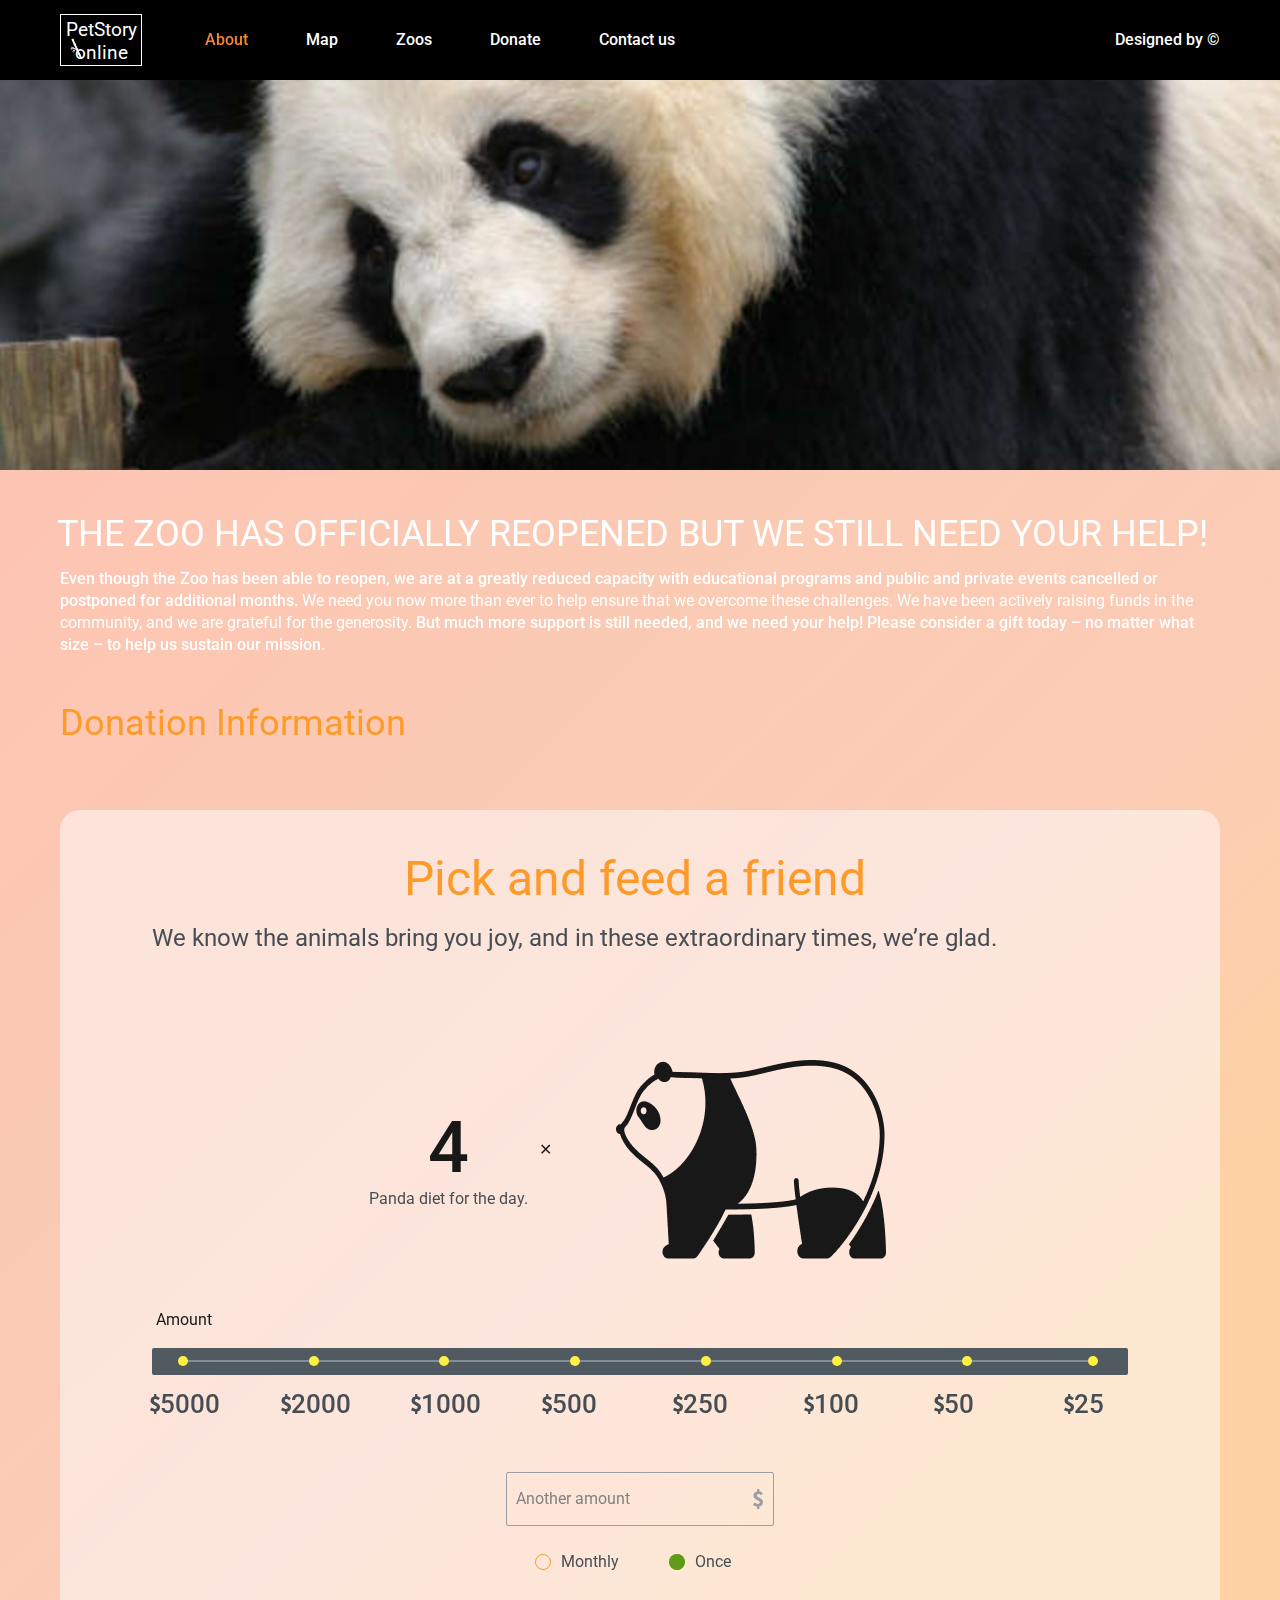
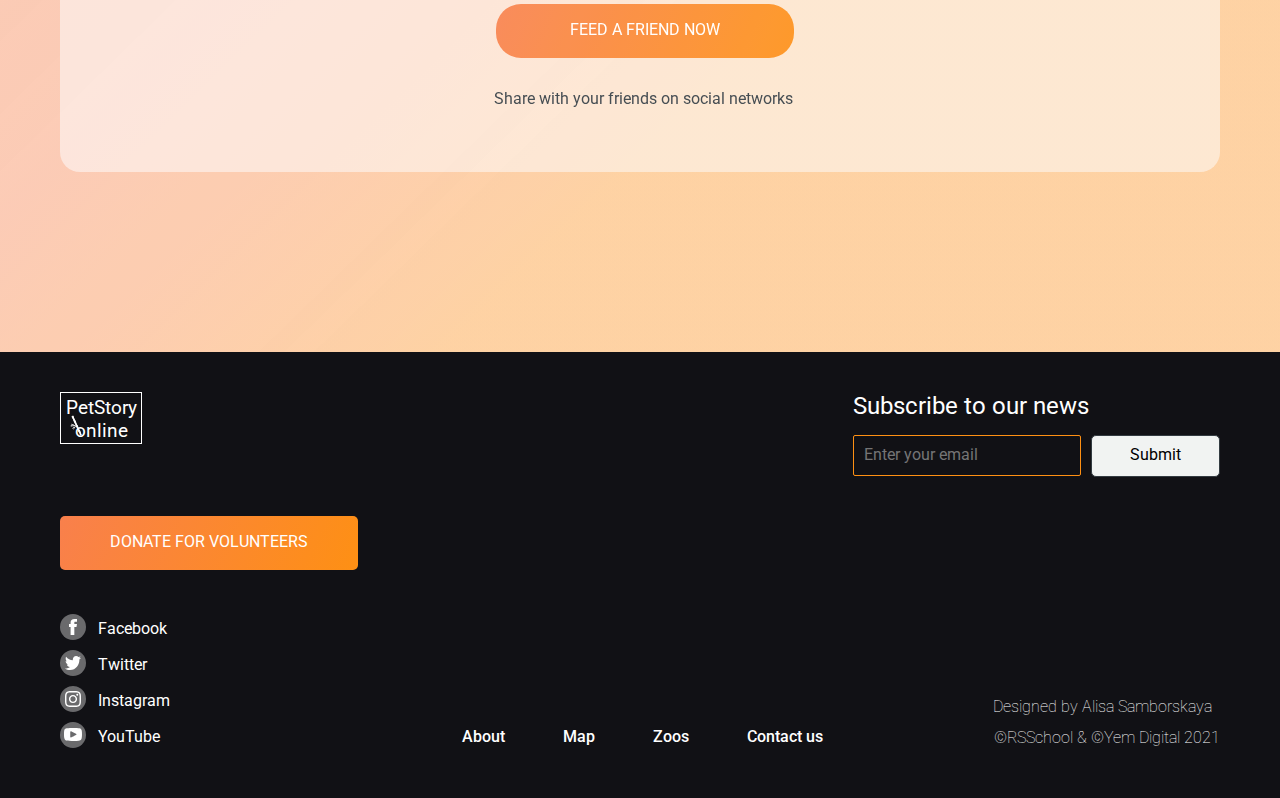
<file: pages/donate/index.html>
<!DOCTYPE html>
<html lang="en">

<head>
    <meta charset="UTF-8">
    <meta http-equiv="X-UA-Compatible" content="IE=edge">
    <meta name="viewport" content="width=device-width, initial-scale=1.0">
    <title>Donate</title>
    <link rel="stylesheet" href="style.css">
    <link rel="preconnect" href="https://fonts.googleapis.com">
    <link rel="preconnect" href="https://fonts.gstatic.com" crossorigin>
    <link href="https://fonts.googleapis.com/css2?family=Roboto:wght@100;300;400;500&display=swap" rel="stylesheet">
</head>

<body>
    <!-- <header class="donate-header">
        <div class="container">
            <div class="wrapper">
                <div class="logo">
                    <a href="../main/index.html">
                        <h1>PetStory <br>online</h1>
                        <img src="../../assets/images/bamboo.svg" alt="bamboo decoration">
                    </a>
                </div>
                <nav aria-label="Main">
                    <ul class="nav">
                        <li><a href="../main/index.html">About</a></li>
                        <li><a href="#map">Map</a></li>
                        <li><a href="#zoos">Zoos</a></li>
                        <li><a href="../donate/index.html" class="active">Donate</a></li>
                        <li><a href="#contact-us">Contact us</a></li>
                    </ul>
                </nav>
                <div class="copyright">
                    <a href="https://www.figma.com/file/jfEFwkXVj1WRq7sUHDr8os/PetStory-online">Designed by
                        &#169;</a>
                </div>
            </div>
        </div>
    </header> -->
    <header class="header">
        <div class="container">
            <div class="wrapper header__wrapper">
                <div class="logo">
                    <a href="..main/index.html">
                        <h1 class="logo__text">PetStory <br>online</h1>
                    </a>
                </div>
                <nav aria-label="Main">
                    <ul class="nav header__nav">
                        <li><a href="../main/index.html" class="active">About</a></li>
                        <li><a href="#map">Map</a></li>
                        <li><a href="#zoos">Zoos</a></li>
                        <li><a href="./index.html">Donate</a></li>
                        <li><a href="#contact-us">Contact us</a></li>
                    </ul>
                </nav>
                <div class="header__copyright">
                    <a href="https://www.figma.com/file/jfEFwkXVj1WRq7sUHDr8os/PetStory-online">Designed by
                        &#169;</a>
                </div>
                <div class="header__menu">
                    <button class="burger-menu" aria-expanded="false">
                        <svg class="burger" viewBox="0 0 18 10" height="10">
                            <rect class="line top" width="18" height="2" x="0" y="0" rx="2"></rect>
                            <rect class="line middle" width="18" height="2" x="0" y="4" rx="2"></rect>
                            <rect class="line bottom" width="18" height="2" x="0" y="8" rx="2"></rect>
                        </svg>
                    </button>
                </div>
            </div>
        </div>
    </header>
    <main>
        <section class="hero donate-hero">
        </section>
        <!-- <section class="pick-and-feed donate-pick-and-feed">
            <div class="wrapper">
                <article>
                    <h3 class="pick-and-feed__h3 donate-pick-and-feed__h3">THE ZOO HAS OFFICIALLY REOPENED BUT WE STILL
                        NEED
                        YOUR HELP!</h3>
                    <p class="donate-pick-and-feed__p">Even though the Zoo has been able to reopen, we are at a greatly
                        reduced capacity with educational programs and public
                        and private events cancelled or postponed for additional months.<span class="font-regular"> We
                            need
                            you now more than ever to
                            help ensure that we
                            overcome these challenges. We have been actively raising funds in the community, and we are
                            grateful
                            for the generosity.</span> But much more support is still needed, and we need your help!
                        Please
                        consider a gift today – no
                        matter what size – to
                        help us sustain our mission.</p>
                </article>
                <h3 class="pick-and-feed__h3 donate-pick-and-feed__h3">Donation Information</h3>
                <div class="donate-pick-and-feed__box pick-and-feed_box wrapper">
                    <h2 class="donate-pick-and-feed__h2">Pick and feed a friend</h2>
                    <p class="donate-pick-and-feed__subtitle">We know the animals bring you joy, and in these
                        extraordinary
                        times, we’re glad.</p>
                    <div class="panda-section">
                        <div class="panda-section__text">
                            <div class="panda-section__left">
                                <p class="panda-section__number">4</p>
                                <p class="panda-section__p">Panda diet for the day.</p>
                            </div>
                            <div class="panda-section__x">
                                &#10005
                            </div>
                        </div>
                        <div class="panda-section__widget">
                            <img src="../../assets/images/panda_widget.png" alt="Panda image">
                        </div>
                    </div>
                    <div class="amount">
                        <p class="amount__p">Amount</p>
                        <div class="amount-range">
                            <input id="input-amount" type="range">
                        </div>
                        <div class="amount-grid">
                            <ul class="amount-grid__dots">
                                <li class="amount-grid__dot-frame">
                                    <input class="amount-grid__dot" type="radio" id="5000" name="amount-dot"
                                        valule="5000">
                                    <label class="amount-grid__amounts" for="5000">
                                        <div class="dollar-icon"></div>
                                        5000
                                    </label>
                                </li>
                                <li class="amount-grid__dot-frame">
                                    <input class="amount-grid__dot" type="radio" id="2000" name="amount-dot"
                                        valule="2000">
                                    <label class="amount-grid__amounts" for="2000">
                                        <div class="dollar-icon"></div>
                                        2000
                                    </label>
                                </li>
                                <li class="amount-grid__dot-frame">
                                    <input class="amount-grid__dot" type="radio" id="1000" name="amount-dot"
                                        valule="1000">
                                    <label class="amount-grid__amounts" for="1000">
                                        <div class="dollar-icon"></div>
                                        1000
                                    </label>
                                </li>
                                <li class="amount-grid__dot-frame">
                                    <input class="amount-grid__dot" type="radio" id="500" name="amount-dot"
                                        valule="500">
                                    <label class="amount-grid__amounts" for="500">
                                        <div class="dollar-icon"></div>
                                        500
                                    </label>
                                </li>
                                <li class="amount-grid__dot-frame">
                                    <input class="amount-grid__dot" type="radio" id="250" name="amount-dot"
                                        valule="250">
                                    <label class="amount-grid__amounts" for="250">
                                        <div class="dollar-icon"></div>
                                        250
                                    </label>
                                </li>
                                <li class="amount-grid__dot-frame">
                                    <input class="amount-grid__dot" type="radio" id="100" name="amount-dot"
                                        valule="100">
                                    <label class="amount-grid__amounts" for="100">
                                        <div class="dollar-icon"></div>
                                        100
                                    </label>
                                </li>
                                <li class="amount-grid__dot-frame">
                                    <input class="amount-grid__dot" type="radio" id="50" name="amount-dot" valule="50">
                                    <label class="amount-grid__amounts" for="50">
                                        <div class="dollar-icon"></div>
                                        50
                                    </label>
                                </li>
                                <li class="amount-grid__dot-frame">
                                    <input class="amount-grid__dot" type="radio" id="25" name="amount-dot" valule="25">
                                    <label class="amount-grid__amounts" for="25">
                                        <div class="dollar-icon"></div>
                                        25
                                    </label>
                                </li>
                            </ul>
                        </div>
                    </div>
                    <div class="center">
                        <div class="another-amount">
                            <form class="another-amount__form" action="">
                                <label for="input-another-amount">
                                    <input id="input-another-amount" type="number" maxlength="4"
                                        placeholder="Another amount">
                                </label>
                            </form>
                        </div>
                        <div class="subscription">
                            <form class="subscription__form" action="#">
                                <div>
                                    <input name="subscription-input" id="input-monthly" type="radio">
                                    <label for="input-monthly">Monthly</label>
                                </div>
                                <div>
                                    <input name="subscription-input" id="input-once" type="radio" checked>
                                    <label for="input-once">Once</label>
                                </div>
                            </form>
                        </div>
                        <div>
                            <button class="btn subscription__btn">Feed a friend now</button>
                            <p class="subscription__p">Share with your friends on social networks</p>
                        </div>
                    </div>
                </div>
            </div>
            </div>
        </section> -->
        <section class="pick-and-feed donate-pick-and-feed">
            <div class="wrapper">
                <article>
                    <h3 class="pick-and-feed__h3 donate-pick-and-feed__h3">THE ZOO HAS OFFICIALLY REOPENED BUT WE STILL
                        NEED YOUR HELP!</h3>
                    <p class="donate-pick-and-feed__p">Even though the Zoo has been able to reopen, we are at a greatly
                        reduced capacity with educational programs and public
                        and private events cancelled or postponed for additional months.<span class="font-regular"> We
                            need
                            you now more than ever to
                            help ensure that we
                            overcome these challenges. We have been actively raising funds in the community, and we are
                            grateful
                            for the generosity.</span> But much more support is still needed, and we need your help!
                        Please
                        consider a gift today – no
                        matter what size – to
                        help us sustain our mission.</p>
                </article>
                <h3 class="pick-and-feed__h3 donate-pick-and-feed__h3">Donation Information</h3>
                <div class="donate-pick-and-feed__box pick-and-feed_box wrapper">
                    <h2 class="donate-pick-and-feed__h2">Pick and feed a friend</h2>
                    <p class="donate-pick-and-feed__subtitle">We know the animals bring you joy, and in these
                        extraordinary
                        times, we’re glad.</p>
                    <div class="panda-section">
                        <div class="panda-section__text">
                            <div class="panda-section__left">
                                <p class="panda-section__number">4</p>
                                <p class="panda-section__p">Panda diet for the day.</p>
                            </div>
                            <div class="panda-section__x">
                                &#10005
                            </div>
                        </div>
                        <div class="panda-section__widget">
                            <img src="../../assets/images/panda_widget.png" alt="Panda image">
                        </div>
                    </div>
                    <div class="amount">
                        <p class="amount__p">Amount</p>
                        <div class="amount-range">
                            <input id="input-amount" type="range">
                        </div>
                        <div class="amount-grid">
                            <ul class="amount-grid__dots">
                                <li class="amount-grid__dot-frame">
                                    <input class="amount-grid__dot" type="radio" id="5000" name="amount-dot"
                                        valule="5000">
                                    <label class="amount-grid__amounts" for="5000">
                                        <div class="dollar-icon"></div>
                                        5000
                                    </label>
                                </li>
                                <li class="amount-grid__dot-frame">
                                    <input class="amount-grid__dot" type="radio" id="2000" name="amount-dot"
                                        valule="2000">
                                    <label class="amount-grid__amounts" for="2000">
                                        <div class="dollar-icon"></div>
                                        2000
                                    </label>
                                </li>
                                <li class="amount-grid__dot-frame">
                                    <input class="amount-grid__dot" type="radio" id="1000" name="amount-dot"
                                        valule="1000">
                                    <label class="amount-grid__amounts" for="1000">
                                        <div class="dollar-icon"></div>
                                        1000
                                    </label>
                                </li>
                                <li class="amount-grid__dot-frame">
                                    <input class="amount-grid__dot" type="radio" id="500" name="amount-dot"
                                        valule="500">
                                    <label class="amount-grid__amounts" for="500">
                                        <div class="dollar-icon"></div>
                                        500
                                    </label>
                                </li>
                                <li class="amount-grid__dot-frame">
                                    <input class="amount-grid__dot" type="radio" id="250" name="amount-dot"
                                        valule="250">
                                    <label class="amount-grid__amounts" for="250">
                                        <div class="dollar-icon"></div>
                                        250
                                    </label>
                                </li>
                                <li class="amount-grid__dot-frame">
                                    <input class="amount-grid__dot" type="radio" id="100" name="amount-dot"
                                        valule="100">
                                    <label class="amount-grid__amounts" for="100">
                                        <div class="dollar-icon"></div>
                                        100
                                    </label>
                                </li>
                                <li class="amount-grid__dot-frame">
                                    <input class="amount-grid__dot" type="radio" id="50" name="amount-dot" valule="50">
                                    <label class="amount-grid__amounts" for="50">
                                        <div class="dollar-icon"></div>
                                        50
                                    </label>
                                </li>
                                <li class="amount-grid__dot-frame">
                                    <input class="amount-grid__dot" type="radio" id="25" name="amount-dot" valule="25">
                                    <label class="amount-grid__amounts" for="25">
                                        <div class="dollar-icon"></div>
                                        25
                                    </label>
                                </li>
                            </ul>
                        </div>
                    </div>
                    <div class="center">
                        <div class="another-amount">
                            <form class="another-amount__form" action="">
                                <label for="input-another-amount">
                                    <input id="input-another-amount" type="number" maxlength="4"
                                        placeholder="Another amount">
                                </label>
                            </form>
                        </div>
                        <div class="subscription">
                            <form class="subscription__form" action="#">
                                <div>
                                    <input name="subscription-input" id="input-monthly" type="radio">
                                    <label for="input-monthly">Monthly</label>
                                </div>
                                <div>
                                    <input name="subscription-input" id="input-once" type="radio" checked>
                                    <label for="input-once">Once</label>
                                </div>
                            </form>
                        </div>
                        <div class="sub-btn__wrapper">
                            <button class="btn subscription__btn">Feed a friend now</button>
                            <p class="subscription__p">Share with your friends on social networks</p>
                        </div>
                    </div>
                </div>
            </div>
            </div>
        </section>
    </main>
    <footer class="footer">
        <div class="container">
            <div class="wrapper footer__wrapper">
                <div class="logo footer-logo">
                    <a href="../main/index.html">
                        <p class="footer-logo__p">PetStory online</p>
                    </a>
                </div>
                <div class="submit-form">
                    <form action="">
                        <label for="input-email">Subscribe to our news</label>
                        <input id="input-email" type="email" placeholder="Enter your email" pattern=".+@gmail\.com"
                            required>
                        <input id="input-submit" type="submit" class="btn btn-submit" value="Submit" invalid>
                    </form>
                </div>
                <div class="footer-btn">

                    <button type="button" class="btn btn-rect"
                        onclick="window.location.href='../donate/index.html'">Donate
                        for volunteers</button>

                </div>
                <div class="social">
                    <ul class="social-list">
                        <li>
                            <a class="social__link" href="https://www.facebook.com/">
                                <span class="social__icon">
                                    <svg width="8" height="16" viewBox="0 0 8 16" fill="none"
                                        xmlns="http://www.w3.org/2000/svg">
                                        <path fill-rule="evenodd" clip-rule="evenodd"
                                            d="M8 2.75008H6.4C5.29832 2.75008 5.33342 3.14316 5.33342 3.8619V4.99991H8L7.46658 8H5.33342V16H1.6V8H0V4.99991H1.6V3.58692C1.6 1.33782 2.79742 0 5.62684 0H8V2.75008Z"
                                            fill="white" />
                                    </svg>
                                </span>
                                <span class="social__title">Facebook</span>
                            </a>
                        </li>
                        <li>
                            <a class="social__link" href="https://www.twitter.com/">
                                <span class="social__icon">
                                    <svg width="16" height="14" viewBox="0 0 16 14" fill="none"
                                        xmlns="http://www.w3.org/2000/svg">
                                        <path fill-rule="evenodd" clip-rule="evenodd"
                                            d="M16 1.65713C15.4114 1.93821 14.7787 2.12837 14.1147 2.21377C14.7923 1.77623 15.313 1.08372 15.5579 0.258267C14.9237 0.6633 14.2211 0.957523 13.4734 1.11604C12.8747 0.429062 12.0216 0 11.0774 0C9.26464 0 7.79488 1.58227 7.79488 3.53414C7.79488 3.81108 7.82384 4.08093 7.87984 4.33971C5.15168 4.19226 2.73296 2.7851 1.11392 0.646704C0.83136 1.16877 0.66944 1.77589 0.66944 2.42363C0.66944 3.64979 1.24896 4.73161 2.12976 5.36552C1.59168 5.34702 1.08544 5.18816 0.64304 4.92349C0.64272 4.93801 0.64272 4.95288 0.64272 4.96775C0.64272 6.68019 1.77424 8.10861 3.27584 8.43343C3.00048 8.51416 2.7104 8.55755 2.41104 8.55755C2.19952 8.55755 1.99392 8.53525 1.79344 8.49394C2.2112 9.89798 3.42336 10.92 4.85984 10.9485C3.73648 11.8964 2.32096 12.4615 0.78304 12.4615C0.51808 12.4615 0.2568 12.4447 0 12.412C1.45264 13.4148 3.17824 14 5.03184 14C11.0698 14 14.3715 8.61443 14.3715 3.94401C14.3715 3.79068 14.3683 3.63821 14.3621 3.4866C15.0035 2.98839 15.56 2.36589 16 1.65713Z"
                                            fill="white" />
                                    </svg>
                                </span>
                                <span class="social__title">Twitter</span>
                            </a>
                        </li>
                        <li>
                            <a class="social__link" href="https://www.instagram.com/">
                                <span class="social__icon">
                                    <svg width="16" height="16" viewBox="0 0 16 16" fill="none"
                                        xmlns="http://www.w3.org/2000/svg">
                                        <path fill-rule="evenodd" clip-rule="evenodd"
                                            d="M4.70172 0.0482874C3.8501 0.0870031 3.26863 0.222151 2.75974 0.420015C2.23357 0.624308 1.78768 0.898032 1.34294 1.34276C0.897913 1.78749 0.624468 2.23351 0.420169 2.75967C0.2223 3.26869 0.0870054 3.85014 0.0482887 4.7016C0.00928629 5.55491 0 5.82721 0 8C0 10.1728 0.00928629 10.4449 0.0482887 11.2984C0.0870054 12.1499 0.2223 12.7313 0.420169 13.24C0.624468 13.7662 0.897913 14.2125 1.34294 14.6571C1.78768 15.102 2.23357 15.3754 2.75974 15.58C3.26863 15.7779 3.8501 15.913 4.70172 15.9517C5.55506 15.9907 5.82736 16 8.00007 16C10.1729 16 10.4452 15.9907 11.2986 15.9517C12.15 15.913 12.7315 15.7779 13.2407 15.58C13.7664 15.3754 14.2127 15.102 14.6575 14.6571C15.1022 14.2125 15.3755 13.7662 15.5801 13.24C15.7778 12.7313 15.9133 12.1499 15.952 11.2984C15.991 10.4449 16 10.1728 16 8C16 5.82721 15.991 5.55491 15.952 4.7016C15.9133 3.85014 15.7778 3.26869 15.5801 2.75967C15.3755 2.23351 15.1022 1.78749 14.6575 1.34276C14.2127 0.898032 13.7664 0.624308 13.2407 0.420015C12.7315 0.222151 12.15 0.0870031 11.2986 0.0482874C10.4452 0.00942891 10.1729 0 8.00007 0C5.82736 0 5.55506 0.00942891 4.70172 0.0482874ZM4.76747 14.5116C3.98742 14.4761 3.56382 14.3461 3.28209 14.2364C2.9085 14.091 2.6422 13.9177 2.36218 13.6378C2.08216 13.358 1.90886 13.0915 1.76357 12.7181C1.65399 12.4362 1.52384 12.0126 1.48812 11.2326C1.44969 10.389 1.44141 10.1359 1.44141 7.99992C1.44141 5.8637 1.44969 5.61083 1.48812 4.76709C1.52384 3.9872 1.65399 3.56362 1.76357 3.28175C1.90886 2.90831 2.08216 2.64173 2.36218 2.36186C2.6422 2.08199 2.9085 1.90841 3.28209 1.76355C3.56382 1.65398 3.98742 1.52369 4.76747 1.48797C5.61095 1.44954 5.86411 1.4414 8.0001 1.4414C10.1361 1.4414 10.3891 1.44954 11.233 1.48797C12.0128 1.52369 12.4364 1.65398 12.7184 1.76355C13.0918 1.90841 13.3583 2.08199 13.6382 2.36186C13.9182 2.64173 14.0913 2.90831 14.2366 3.28175C14.3462 3.56362 14.4765 3.9872 14.5122 4.76709C14.5507 5.61083 14.5585 5.8637 14.5585 7.99992C14.5585 10.1359 14.5507 10.389 14.5122 11.2326C14.4765 12.0126 14.3462 12.4362 14.2366 12.7181C14.0913 13.0915 13.9182 13.358 13.6382 13.6378C13.3583 13.9177 13.0918 14.091 12.7184 14.2364C12.4364 14.3461 12.0128 14.4761 11.233 14.5116C10.3894 14.5503 10.1364 14.5583 8.0001 14.5583C5.86411 14.5583 5.61095 14.5503 4.76747 14.5116ZM11.3105 3.72943C11.3105 4.25945 11.7403 4.68947 12.2706 4.68947C12.8008 4.68947 13.2305 4.25945 13.2305 3.72943C13.2305 3.19913 12.8008 2.76954 12.2706 2.76954C11.7403 2.76954 11.3105 3.19913 11.3105 3.72943ZM3.8916 8.00017C3.8916 10.2691 5.731 12.1082 7.99986 12.1082C10.2689 12.1082 12.108 10.2691 12.108 8.00017C12.108 5.73124 10.2689 3.89203 7.99986 3.89203C5.731 3.89203 3.8916 5.73124 3.8916 8.00017ZM5.33398 8.00009C5.33398 6.52732 6.52777 5.33343 8.00058 5.33343C9.47339 5.33343 10.6673 6.52732 10.6673 8.00009C10.6673 9.473 9.47339 10.6668 8.00058 10.6668C6.52777 10.6668 5.33398 9.473 5.33398 8.00009Z"
                                            fill="white" />
                                    </svg>
                                </span>
                                <span class="social__title">Instagram</span>
                            </a>
                        </li>
                        <li>
                            <a class="social__link" href="https://www.youtube.com/">
                                <span class="social__icon">
                                    <svg width="18" height="13" viewBox="0 0 18 13" fill="none"
                                        xmlns="http://www.w3.org/2000/svg">
                                        <path fill-rule="evenodd" clip-rule="evenodd"
                                            d="M12.0062 5.77285L7.4938 3.51719C7.4938 3.51719 6.24039 2.94726 6.24039 4.01864V9.03097C6.24039 9.03097 6.26358 9.7955 7.4938 9.28148C8.34978 8.92371 12.0062 7.02582 12.0062 7.02582C12.0062 7.02582 12.9391 6.42816 12.0062 5.77285ZM17.5213 10.7852C16.9624 12.3749 15.7669 12.5797 14.7637 12.7901C13.2852 13.1002 3.77237 13.0612 2.22922 12.5394C1.26706 12.2141 0.675032 12.0741 0.223857 9.78271C-0.0650079 8.3165 -0.0840778 4.00304 0.223857 2.51494C0.52204 1.07408 1.27096 0.397534 2.73067 0.259278C6.65148 -0.112151 13.205 -0.0597085 15.265 0.259278C17.1748 0.554861 17.5739 1.69385 17.772 2.76545C18.0927 4.50037 18.1304 9.05243 17.5213 10.7852Z"
                                            fill="white" />
                                    </svg>
                                </span>
                                <span class="social__title">YouTube</span>
                            </a>
                        </li>
                    </ul>
                </div>
                <nav class="footer-nav" area-label="Main">
                    <ul class="nav">
                        <li><a href="../main/index.html">About</a></li>
                        <li><a href="#map">Map</a></li>
                        <li><a href="#zoos">Zoos</a></li>
                        <li><a href="#contact-us">Contact us</a></li>
                    </ul>
                </nav>
                <div class="footer-copyright">
                    <a class="footer-copyright__link"
                        href="https://www.figma.com/file/jfEFwkXVj1WRq7sUHDr8os/PetStory-online">
                        <p>Designed by Alisa Samborskaya</p>
                    </a>
                    <a class="footer-copyright__link" href="https://rs.school/">
                        <p>&copy;RSSchool & &copy;Yem Digital <time datetime="2021">2021</time>
                        </p>
                    </a>
                </div>
            </div>
        </div>
    </footer>
    <script src="script.js"></script>
    <script src="../main/script.js"></script>
</body>

</html>
</file>
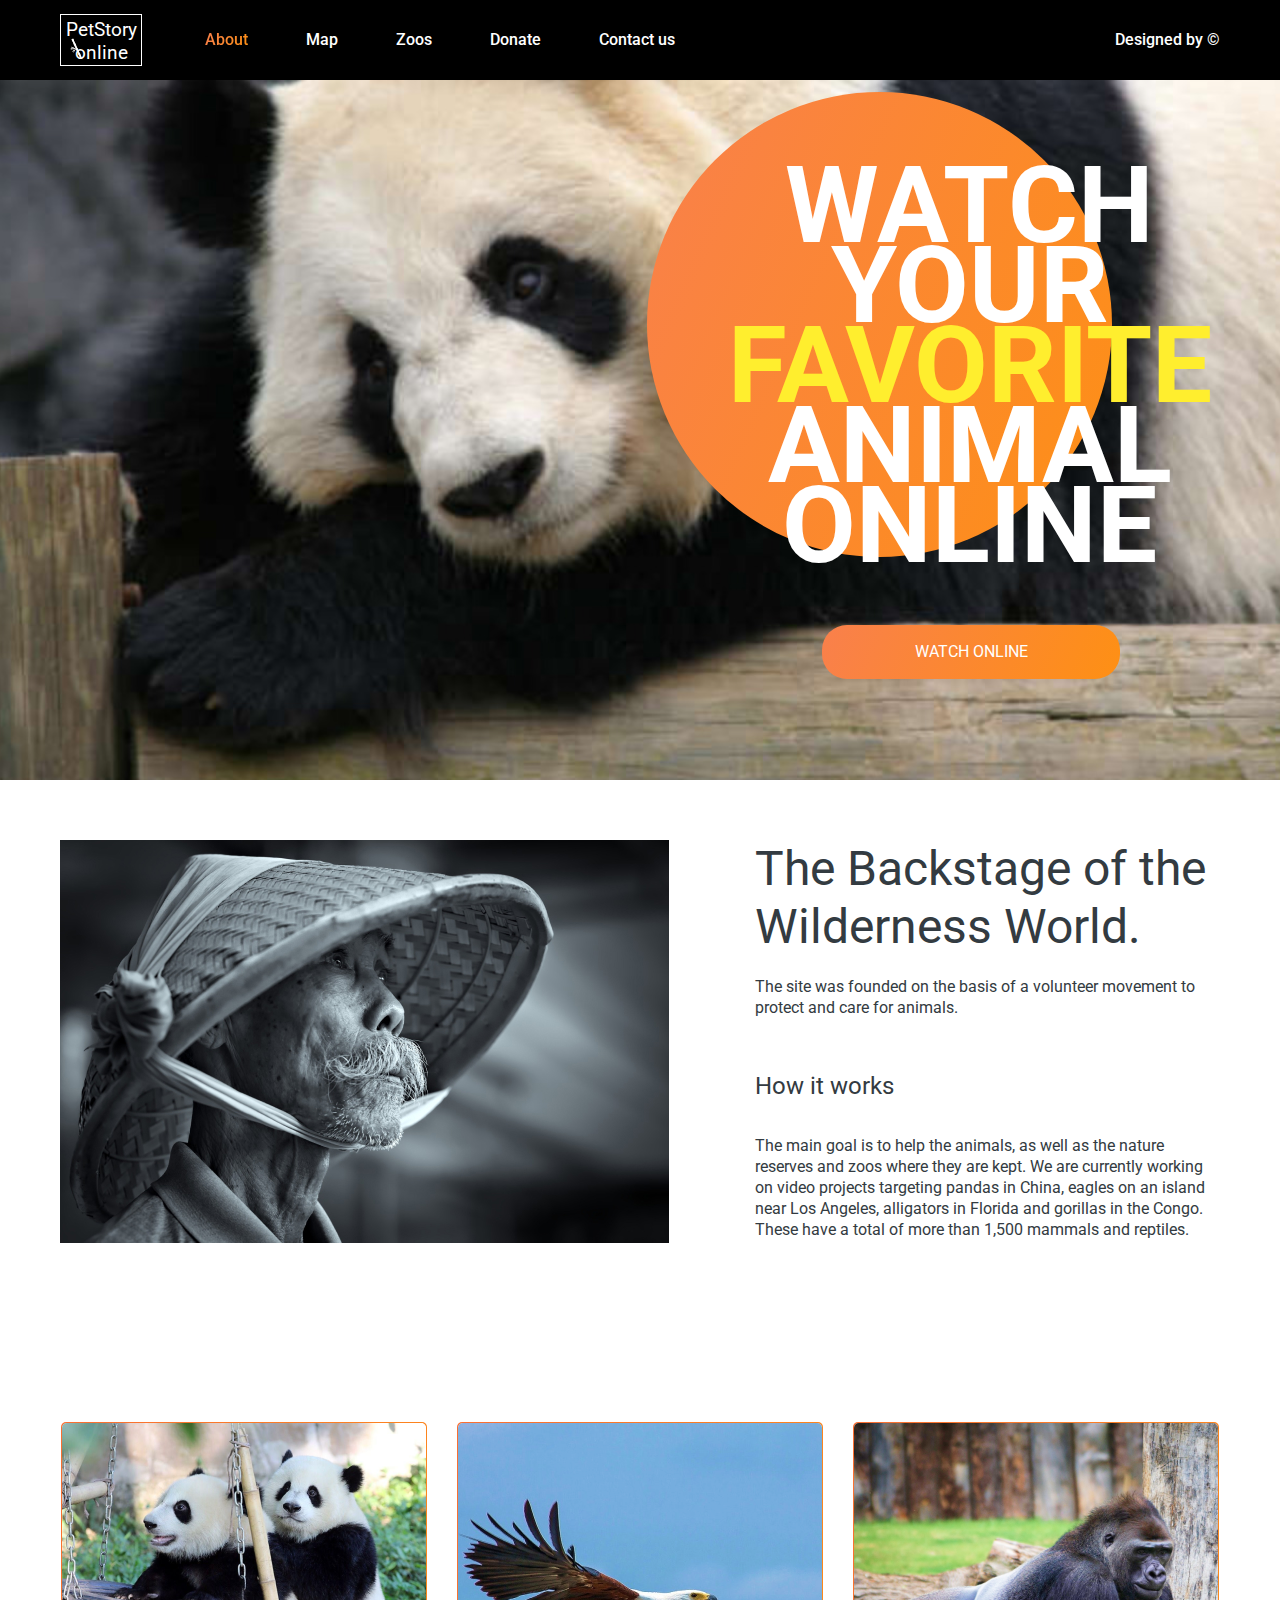
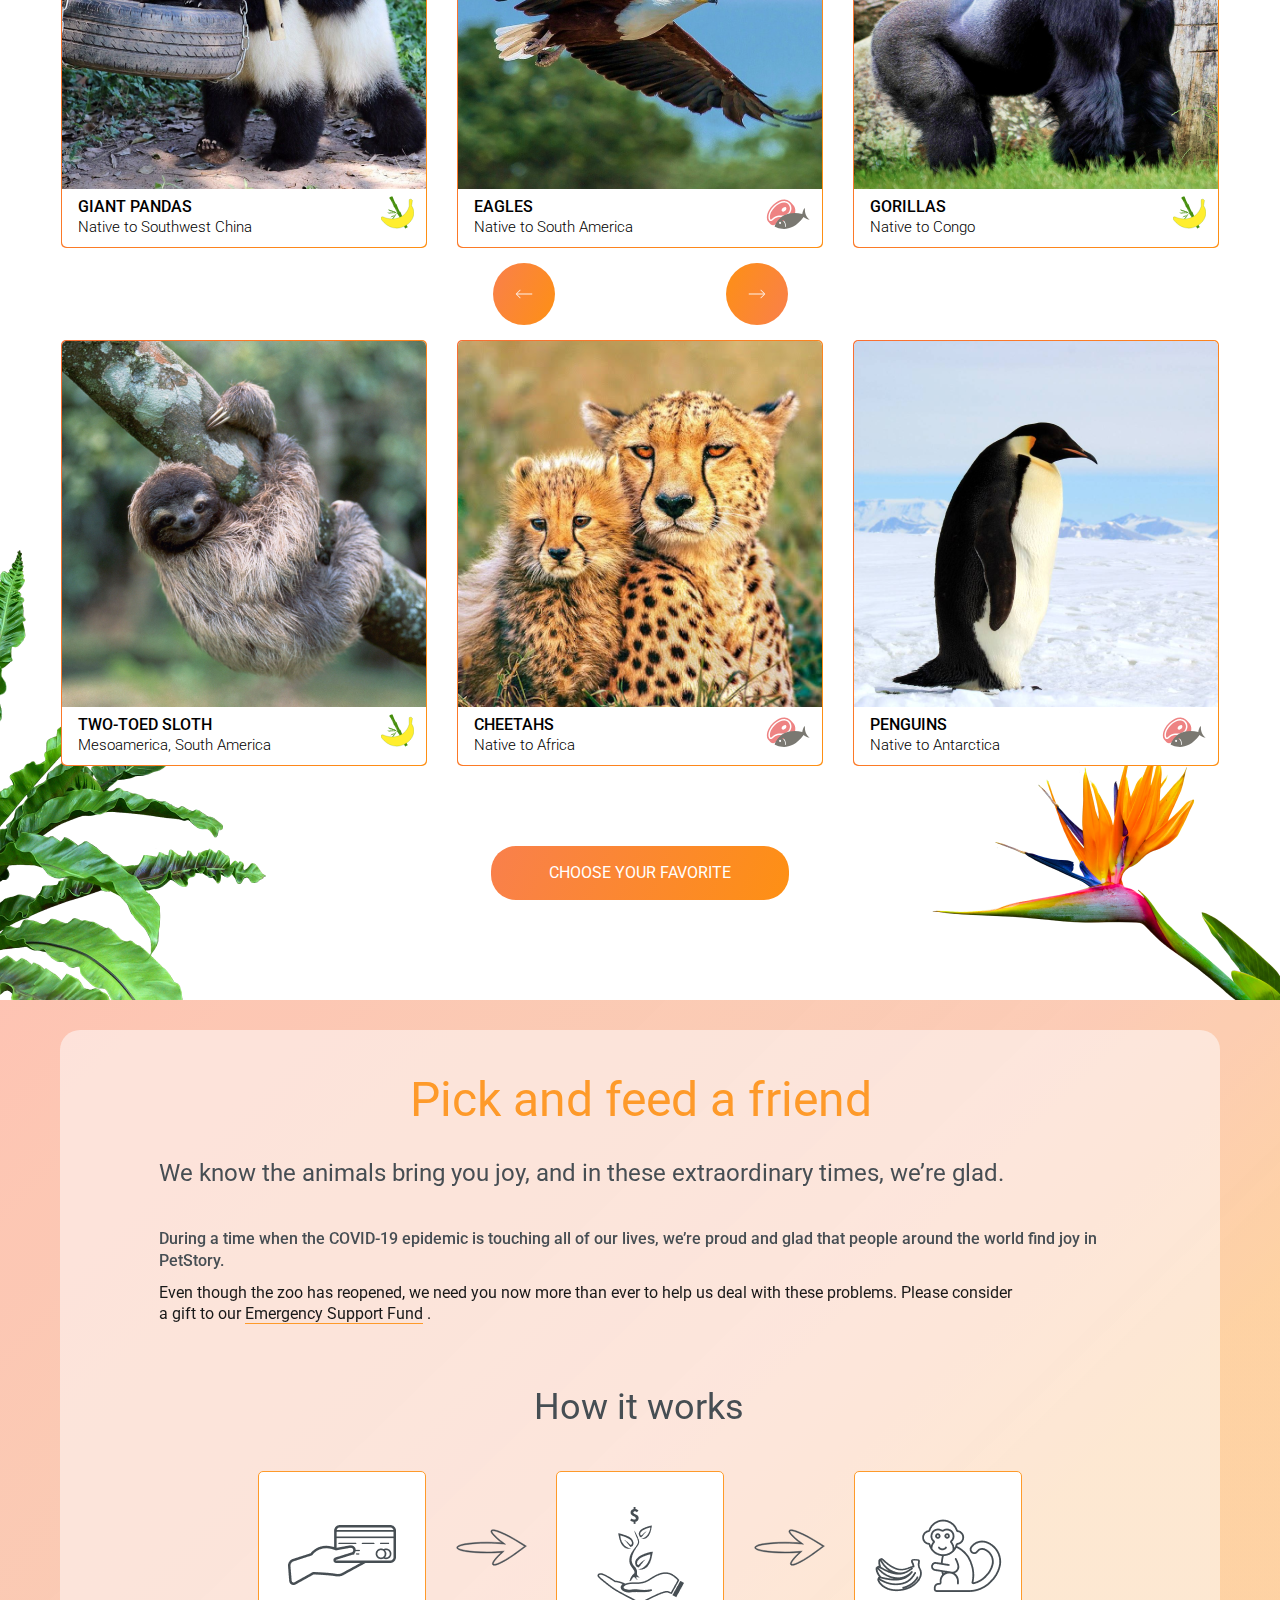
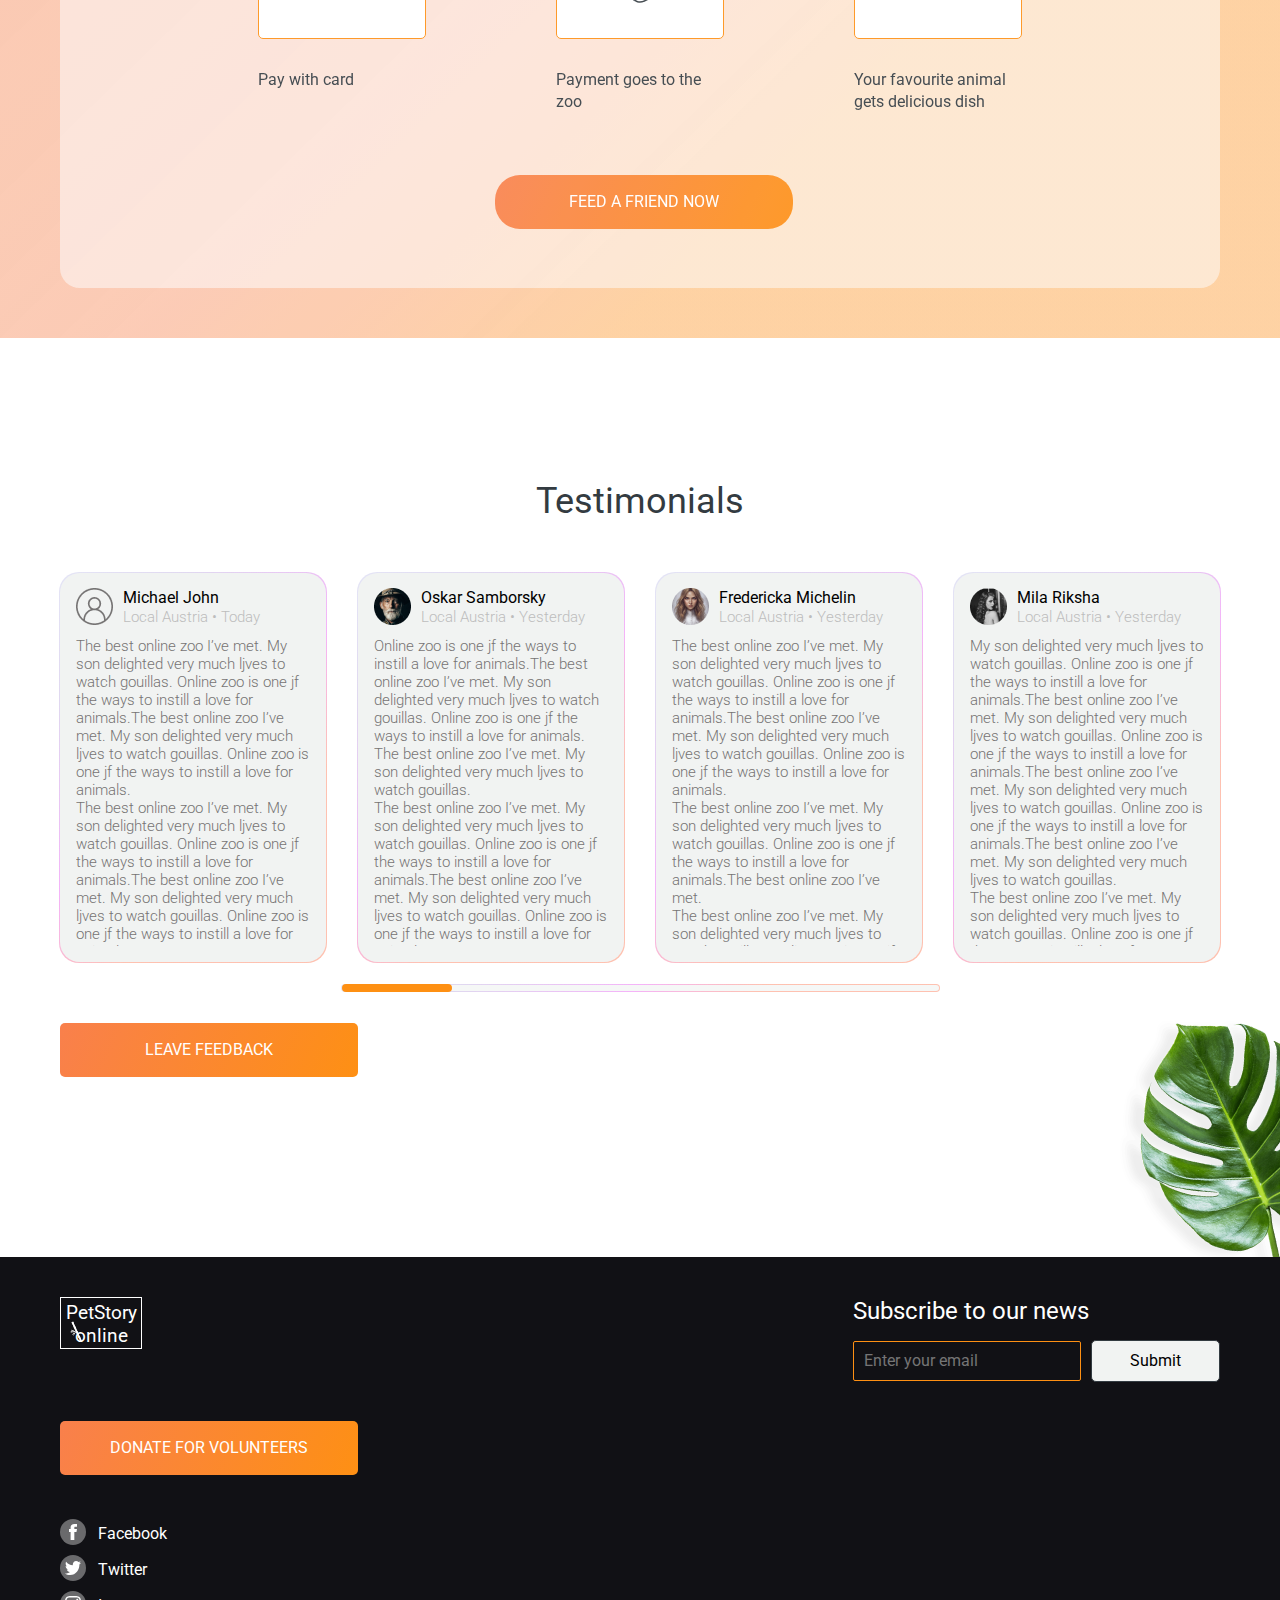
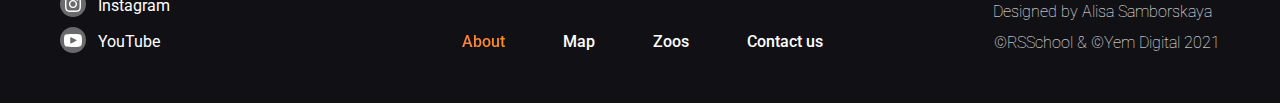
<file: pages/main/index.html>
<!DOCTYPE html>
<html lang="en">

<head>
    <meta charset="UTF-8">
    <meta http-equiv="X-UA-Compatible" content="IE=edge">
    <meta name="viewport" content="width=device-width, initial-scale=1.0">
    <title>PetStory online</title>
    <link rel="stylesheet" href="../../assets/styles/normalize.css">
    <link rel="stylesheet" href="style.css">
    <link rel="preconnect" href="https://fonts.googleapis.com">
    <link rel="preconnect" href="https://fonts.gstatic.com" crossorigin>
    <link href="https://fonts.googleapis.com/css2?family=Roboto:wght@100;300;400;500&display=swap" rel="stylesheet">
</head>

<body>
    <header class="header">
        <div class="container">
            <div class="wrapper header__wrapper">
                <div class="logo">
                    <a href="./index.html#about">
                        <h1 class="logo__text">PetStory <br>online</h1>
                    </a>
                </div>
                <nav aria-label="Main">
                    <ul class="nav header__nav">
                        <li><a href="./index.html#about" class="active">About</a></li>
                        <li><a href="#map">Map</a></li>
                        <li><a href="#zoos">Zoos</a></li>
                        <li><a href="../donate/index.html">Donate</a></li>
                        <li><a href="#contact-us">Contact us</a></li>
                    </ul>
                </nav>
                <div class="header__copyright">
                    <a href="https://www.figma.com/file/jfEFwkXVj1WRq7sUHDr8os/PetStory-online">Designed by
                        &#169;</a>
                </div>
                <div class="header__menu">
                    <button class="burger-menu" aria-expanded="false">
                        <svg class="burger" viewBox="0 0 18 10" height="10">
                            <rect class="line top" width="18" height="2" x="0" y="0" rx="2"></rect>
                            <rect class="line middle" width="18" height="2" x="0" y="4" rx="2"></rect>
                            <rect class="line bottom" width="18" height="2" x="0" y="8" rx="2"></rect>
                        </svg>
                    </button>
                </div>
            </div>
        </div>
    </header>
    <main>
        <section class="hero">
            <div class="container">
                <div class="wrapper hero__wrapper">
                    <div class="circle hero__circle"></div>
                    <div class="hero__content">
                        <p class="hero__p">Watch your <span class="yellow">favorite</span> animal online</p>
                    </div>
                    <div class="hero-btn__wrapper">
                        <button type="button" class="btn hero-btn">watсh online</button>
                    </div>
                </div>
            </div>
        </section>
        <section class="backstage">
            <div class="container backstage__container">
                <div class="backstage__plant"></div>
                <div class="wrapper backstage__wrapper">
                    <div class="backstage__img-wrapper">
                        <img class="backstage__img" src="../../assets/images/backstage-1.jpg"
                            alt="Man in black & white">
                    </div>
                    <div class="right-box">
                        <article class="backstage__article">
                            <h2 class="backstage__h2">The Backstage of the Wilderness World.</h2>
                            <p>The site was founded on the basis of a volunteer movement to protect and care for
                                animals.
                            </p>
                            <h3 class="backstage__h3">How it works</h3>
                            <p>The main goal is to help the animals, as well as the nature reserves and zoos where they
                                are
                                kept. We
                                are currently
                                working on video projects targeting pandas in China, eagles on an island near Los
                                Angeles,
                                alligators in Florida and
                                gorillas in the Congo. These have a total of more than 1,500 mammals and reptiles.</p>
                        </article>
                    </div>
                </div>
            </div>
        </section>
        <section class="pets">
            <div class="container pets__container">
                <div class="wrapper pets__wrapper">
                    <div class="pets-gallery">
                        <div class="pets-arrows">
                            <div class="arrow-wrapper">
                                <button class="pets-arrows__btn pets-arrows__btn--left"><img
                                        src="../../assets/icons/Vector-arrow.svg" alt="slider's left arrow">
                                </button>
                            </div>
                            <div class="arrow-wrapper">
                                <button class="pets-arrows__btn pets-arrows__btn--right"><img
                                        src="../../assets/icons/Vector-arrow.svg" alt="slider's right arrow">
                                </button>
                            </div>
                        </div>
                        <div class="pets-card">
                            <div class="pets-card__content">
                                <div class="card-overlay"></div>
                                <div class="pets-card-img-wrapper">
                                    <img class="pets-card__img" src="../../assets/images/pandas.png" alt="Pandas">
                                </div>
                                <div class="pets-card__info">
                                    <div class="pets-card__p">
                                        <p class="pets-card__name">giant Pandas</p>
                                        <p class="pets-card__location">Native to Southwest China</p>
                                    </div>
                                    <div class="pets-card__icon">
                                        <img src="../../assets/icons/banana-bamboo_icon.svg" alt="banana icon">
                                    </div>
                                </div>
                            </div>
                        </div>
                        <div class="pets-card">
                            <div class="pets-card__content">
                                <div class="card-overlay"></div>
                                <div class="pets-card-img-wrapper">
                                    <img class="pets-card__img" src="../../assets/images/eagles.png" alt="Eagles">
                                </div>
                                <div class="pets-card__info">
                                    <div class="pets-card__p">
                                        <p class="pets-card__name">Eagles</p>
                                        <p class="pets-card__location">Native to South America</p>
                                    </div>
                                    <div class="pets-card__icon">
                                        <img src="../../assets/icons/meet-fish_icon.svg" alt="meat and fish icon">
                                    </div>
                                </div>
                            </div>
                        </div>
                        <div class="pets-card">
                            <div class="pets-card__content">
                                <div class="card-overlay"></div>
                                <div class="pets-card-img-wrapper">
                                    <img class="pets-card__img" src="../../assets/images/gorilas.png" alt="Gorilas">
                                </div>
                                <div class="pets-card__info">
                                    <div class="pets-card__p">
                                        <p class="pets-card__name">Gorillas</p>
                                        <p class="pets-card__location">Native to Congo</p>
                                    </div>
                                    <div class="pets-card__icon">
                                        <img src="../../assets/icons/banana-bamboo_icon.svg" alt="banana icon">
                                    </div>
                                </div>
                            </div>
                        </div>
                        <div class="pets-card">
                            <div class="pets-card__content">
                                <div class="card-overlay"></div>
                                <div class="pets-card-img-wrapper">
                                    <img class="pets-card__img" src="../../assets/images/two-toed.png"
                                        alt="Two-toed animal">
                                </div>
                                <div class=" pets-card__info">
                                    <div class="pets-card__p">
                                        <p class="pets-card__name">Two-toed Sloth</p>
                                        <p class="pets-card__location">Mesoamerica, South America</p>
                                    </div>
                                    <div class="pets-card__icon">
                                        <img src="../../assets/icons/banana-bamboo_icon.svg" alt="banana icon">
                                    </div>
                                </div>
                            </div>
                        </div>
                        <div class="pets-card">
                            <div class="pets-card__content">
                                <div class="card-overlay"></div>
                                <div class="pets-card-img-wrapper">
                                    <img class="pets-card__img" src="../../assets/images/cheetahs.png" alt="Cheetahs">
                                </div>
                                <div class="pets-card__info">
                                    <div class="pets-card__p">
                                        <p class="pets-card__name">cheetahs</p>
                                        <p class="pets-card__location">Native to Africa</p>
                                    </div>
                                    <div class="pets-card__icon">
                                        <img src="../../assets/icons/meet-fish_icon.svg" alt="meat and fish icon">
                                    </div>
                                </div>
                            </div>
                        </div>
                        <div class="pets-card">
                            <div class="pets-card__content">
                                <div class="card-overlay"></div>
                                <div class="pets-card-img-wrapper">
                                    <img class="pets-card__img" src="../../assets/images/penguins.png" alt="Tpenguins">
                                </div>
                                <div class="pets-card__info">
                                    <div class="pets-card__p">
                                        <p class="pets-card__name">Penguins</p>
                                        <p class="pets-card__location">Native to Antarctica</p>
                                    </div>
                                    <div class="pets-card__icon">
                                        <img src="../../assets/icons/meet-fish_icon.svg" alt="meat and fish icon">
                                    </div>
                                </div>
                            </div>
                        </div>
                    </div>
                    <div class="pets-btn-wrapper">
                        <button type="button" class="btn pets-btn">choose your favorite</button>
                    </div>
                </div>
            </div>
        </section>
        <section class="pick-and-feed">
            <div class="pick-and-feed_box wrapper">
                <h2 class="pick-and-feed__h2">Pick and feed a friend</h2>
                <p><b>We know the animals bring you joy, and in these extraordinary times, we’re glad.</b></p>
                <p class="pick-and-feed__strong"><strong>During a time when the COVID-19 epidemic is touching all of our
                        lives, we’re proud and glad
                        that
                        people
                        around the world
                        find joy in PetStory.</strong></p>
                <p class="pick-and-feed__p">Even though the zoo has reopened, we need you now more than ever to help us
                    deal with these problems.
                    Please consider a
                    gift to our <a href="../donate/index.html" class="emergency">Emergency Support Fund</a> .</p>
                <h3 class="pick-and-feed__h3">How it works</h3>
                <div class="howitworks-grid">
                    <div class="howitworks__item">
                        <div class="white-box">
                            <img src="../../assets/images/pay.png" alt="Credit card">
                        </div>
                        <p class="howitworks__p">Pay with card</p>
                    </div>
                    <div class="grid-arr howitworks__item">
                        <img src="../../assets/images/vector.svg" alt="arrow vector">
                    </div>
                    <div class="howitworks__item">
                        <div class="white-box">
                            <img src="../../assets/images/zoo.png" alt="payment fo zoo icon">
                        </div>
                        <p class="howitworks__p">Payment goes to the zoo</p>
                    </div>
                    <div class="grid-arr howitworks__item">
                        <img src="../../assets/images/vector.svg" alt="arrow vector">
                    </div>
                    <div class="howitworks__item">
                        <div class="white-box">
                            <img src="../../assets/images/monkey.png" alt="Monkey with bananas">
                        </div>
                        <p class="howitworks__p">Your favourite animal <br>gets delicious dish</p>
                    </div>
                </div>
                <div class="btn-donate-frame">
                    <button type="button" class="btn" onclick="window.location.href='../donate/index.html'">Feed a
                        friend
                        now</button>
                </div>
            </div>
        </section>
        <section class="testimonials">
            <div class="container testimonials__container">
                <div class="wrapper testimonials__wrapper">
                    <h3 class="testimonials__h3">Testimonials</h3>
                    <div class="card-container">
                        <div class="card-box">
                            <div class="card">
                                <div class="card-header">
                                    <img src="../../assets/images/user_icon.png" alt="user profile icon">
                                    <div>
                                        <p class="user-name">Michael John</p>
                                        <p class="user-info">Local Austria • <time datetime="2022-10-31">Today</time>
                                        </p>
                                    </div>
                                </div>
                                <p class="card__p">
                                    The best online zoo I’ve met. My son delighted very much ljves to watch gouillas.
                                    Online
                                    zoo
                                    is
                                    one jf the ways to
                                    instill a love for animals.The best online zoo I’ve met. My son delighted very much
                                    ljves to
                                    watch gouillas. Online zoo
                                    is one jf the ways to instill a love for animals.<br>
                                    The best online zoo I’ve met. My son delighted very much ljves to watch gouillas.
                                    Online
                                    zoo
                                    is
                                    one jf the ways to
                                    instill a love for animals.The best online zoo I’ve met. My son delighted very much
                                    ljves to
                                    watch gouillas. Online zoo
                                    is one jf the ways to instill a love for animals.
                                </p>
                            </div>
                        </div>
                        <div class="card-box">
                            <div class="card">
                                <div class="card-header">
                                    <img src="../../assets/images/user_icon_oscar.png"
                                        alt="user Oscar's profile picture">
                                    <div>
                                        <p class="user-name">Oskar Samborsky</p>
                                        <p class="user-info">Local Austria • <time
                                                datetime="2022-10-30">Yesterday</time>
                                        </p>
                                    </div>
                                </div>
                                <p class="card__p">Online zoo is one jf the ways to instill a love for animals.The best
                                    online zoo I’ve met. My son delighted very much ljves to watch gouillas. Online zoo
                                    is one jf the ways to instill a love for animals.
                                    The best online zoo I’ve met. My son delighted very much ljves to watch
                                    gouillas.<br>
                                    The best online zoo I’ve met. My son delighted very much ljves to watch gouillas.
                                    Online zoo is one jf the ways to
                                    instill a love for animals.The best online zoo I’ve met. My son delighted very much
                                    ljves to watch gouillas. Online zoo
                                    is one jf the ways to instill a love for animals.<br><br>
                                    The best online zoo I’ve met. My son delighted very much ljves to watch gouillas.
                                    Online zoo is one jf the ways to
                                    instill a love for animals.The best online zoo I’ve met. My son delighted very
                                    much
                                    ljves to watch gouillas. Online zoo
                                    is one jf the ways to instill a love for animals.

                                </p>
                            </div>
                        </div>
                        <div class="card-box">
                            <div class="card">
                                <div class="card-header">
                                    <img src="../../assets/images/user_icon_frederica.png"
                                        alt="user Fredericka's profile picture">
                                    <div>
                                        <p class="user-name">Fredericka Michelin</p>
                                        <p class="user-info">Local Austria • <time
                                                datetime="2022-10-30">Yesterday</time>
                                        </p>
                                    </div>
                                </div>
                                <p class="card__p">The best online zoo I’ve met. My son delighted very much ljves to
                                    watch gouillas. Online zoo is one jf the ways to
                                    instill a love for animals.The best online zoo I’ve met. My son delighted very much
                                    ljves to watch gouillas. Online zoo
                                    is one jf the ways to instill a love for animals.<br>
                                    The best online zoo I’ve met. My son delighted very much ljves to watch gouillas.
                                    Online zoo is one jf the ways to
                                    instill a love for animals.The best online zoo I’ve met.<br>
                                    The best online zoo I’ve met. My son delighted very much ljves to watch gouillas.
                                    Online zoo is one jf the ways to
                                    instill a love for animals.The best online zoo I’ve met. My son delighted very much
                                    ljves to watch gouillas. Online zoo
                                    is one jf the ways to instill a love for animals.
                                </p>
                            </div>
                        </div>
                        <div class="card-box">
                            <div class="card">
                                <div class="card-header">
                                    <img src="../../assets/images/user_icon_mila.png" alt="user Mila's profile picture">
                                    <div>
                                        <p class="user-name">Mila Riksha</p>
                                        <p class="user-info">Local Austria • <time
                                                datetime="2022-10-30">Yesterday</time>
                                        </p>
                                    </div>
                                </div>
                                <p class="card__p">My son delighted very much ljves to watch gouillas. Online zoo is one
                                    jf the ways to instill a love for animals.The best
                                    online zoo I’ve met. My son delighted very much ljves to watch gouillas. Online zoo
                                    is one jf the ways to instill a love
                                    for animals.The best online zoo I’ve met. My son delighted very much ljves to watch
                                    gouillas. Online zoo is one jf the
                                    ways to instill a love for animals.The best online zoo I’ve met. My son delighted
                                    very much ljves to watch gouillas.<br>
                                    The best online zoo I’ve met. My son delighted very much ljves to watch gouillas.
                                    Online zoo is one jf the ways to
                                    instill a love for animals.The best online zoo I’ve met. My son delighted very much
                                    ljves to watch gouillas. Online zoo
                                    is one jf the ways to instill a love for animals.
                                </p>
                            </div>
                        </div>
                    </div>
                    <div class="range-box">
                        <input class="range-bar" name="range-bar" type="range" min="0" max="10" step="1" value="0">
                    </div>
                    <div class="testimonials-btn">
                        <button class="btn btn-rect">leave feedback</button>
                    </div>
                </div>
            </div>
        </section>
    </main>
    <footer class="footer">
        <div class="container">
            <div class="wrapper footer__wrapper">
                <div class="logo footer-logo">
                    <a href="./index.html">
                        <p class="footer-logo__p">PetStory online</p>
                    </a>
                </div>
                <div class="submit-form">
                    <form action="">
                        <label for="input-email">Subscribe to our news</label>
                        <input id="input-email" type="email" placeholder="Enter your email" pattern=".+@gmail\.com"
                            required>
                        <input id="input-submit" type="submit" class="btn btn-submit" value="Submit" invalid>
                    </form>
                </div>
                <div class="footer-btn">

                    <button type="button" class="btn btn-rect"
                        onclick="window.location.href='../donate/index.html'">Donate for volunteers</button>

                </div>
                <div class="social">
                    <ul class="social-list">
                        <li>
                            <a class="social__link" href="https://www.facebook.com/">
                                <span class="social__icon">
                                    <svg width="8" height="16" viewBox="0 0 8 16" fill="none"
                                        xmlns="http://www.w3.org/2000/svg">
                                        <path fill-rule="evenodd" clip-rule="evenodd"
                                            d="M8 2.75008H6.4C5.29832 2.75008 5.33342 3.14316 5.33342 3.8619V4.99991H8L7.46658 8H5.33342V16H1.6V8H0V4.99991H1.6V3.58692C1.6 1.33782 2.79742 0 5.62684 0H8V2.75008Z"
                                            fill="white" />
                                    </svg>
                                </span>
                                <span class="social__title">Facebook</span>
                            </a>
                        </li>
                        <li>
                            <a class="social__link" href="https://www.twitter.com/">
                                <span class="social__icon">
                                    <svg width="16" height="14" viewBox="0 0 16 14" fill="none"
                                        xmlns="http://www.w3.org/2000/svg">
                                        <path fill-rule="evenodd" clip-rule="evenodd"
                                            d="M16 1.65713C15.4114 1.93821 14.7787 2.12837 14.1147 2.21377C14.7923 1.77623 15.313 1.08372 15.5579 0.258267C14.9237 0.6633 14.2211 0.957523 13.4734 1.11604C12.8747 0.429062 12.0216 0 11.0774 0C9.26464 0 7.79488 1.58227 7.79488 3.53414C7.79488 3.81108 7.82384 4.08093 7.87984 4.33971C5.15168 4.19226 2.73296 2.7851 1.11392 0.646704C0.83136 1.16877 0.66944 1.77589 0.66944 2.42363C0.66944 3.64979 1.24896 4.73161 2.12976 5.36552C1.59168 5.34702 1.08544 5.18816 0.64304 4.92349C0.64272 4.93801 0.64272 4.95288 0.64272 4.96775C0.64272 6.68019 1.77424 8.10861 3.27584 8.43343C3.00048 8.51416 2.7104 8.55755 2.41104 8.55755C2.19952 8.55755 1.99392 8.53525 1.79344 8.49394C2.2112 9.89798 3.42336 10.92 4.85984 10.9485C3.73648 11.8964 2.32096 12.4615 0.78304 12.4615C0.51808 12.4615 0.2568 12.4447 0 12.412C1.45264 13.4148 3.17824 14 5.03184 14C11.0698 14 14.3715 8.61443 14.3715 3.94401C14.3715 3.79068 14.3683 3.63821 14.3621 3.4866C15.0035 2.98839 15.56 2.36589 16 1.65713Z"
                                            fill="white" />
                                    </svg>
                                </span>
                                <span class="social__title">Twitter</span>
                            </a>
                        </li>
                        <li>
                            <a class="social__link" href="https://www.instagram.com/">
                                <span class="social__icon">
                                    <svg width="16" height="16" viewBox="0 0 16 16" fill="none"
                                        xmlns="http://www.w3.org/2000/svg">
                                        <path fill-rule="evenodd" clip-rule="evenodd"
                                            d="M4.70172 0.0482874C3.8501 0.0870031 3.26863 0.222151 2.75974 0.420015C2.23357 0.624308 1.78768 0.898032 1.34294 1.34276C0.897913 1.78749 0.624468 2.23351 0.420169 2.75967C0.2223 3.26869 0.0870054 3.85014 0.0482887 4.7016C0.00928629 5.55491 0 5.82721 0 8C0 10.1728 0.00928629 10.4449 0.0482887 11.2984C0.0870054 12.1499 0.2223 12.7313 0.420169 13.24C0.624468 13.7662 0.897913 14.2125 1.34294 14.6571C1.78768 15.102 2.23357 15.3754 2.75974 15.58C3.26863 15.7779 3.8501 15.913 4.70172 15.9517C5.55506 15.9907 5.82736 16 8.00007 16C10.1729 16 10.4452 15.9907 11.2986 15.9517C12.15 15.913 12.7315 15.7779 13.2407 15.58C13.7664 15.3754 14.2127 15.102 14.6575 14.6571C15.1022 14.2125 15.3755 13.7662 15.5801 13.24C15.7778 12.7313 15.9133 12.1499 15.952 11.2984C15.991 10.4449 16 10.1728 16 8C16 5.82721 15.991 5.55491 15.952 4.7016C15.9133 3.85014 15.7778 3.26869 15.5801 2.75967C15.3755 2.23351 15.1022 1.78749 14.6575 1.34276C14.2127 0.898032 13.7664 0.624308 13.2407 0.420015C12.7315 0.222151 12.15 0.0870031 11.2986 0.0482874C10.4452 0.00942891 10.1729 0 8.00007 0C5.82736 0 5.55506 0.00942891 4.70172 0.0482874ZM4.76747 14.5116C3.98742 14.4761 3.56382 14.3461 3.28209 14.2364C2.9085 14.091 2.6422 13.9177 2.36218 13.6378C2.08216 13.358 1.90886 13.0915 1.76357 12.7181C1.65399 12.4362 1.52384 12.0126 1.48812 11.2326C1.44969 10.389 1.44141 10.1359 1.44141 7.99992C1.44141 5.8637 1.44969 5.61083 1.48812 4.76709C1.52384 3.9872 1.65399 3.56362 1.76357 3.28175C1.90886 2.90831 2.08216 2.64173 2.36218 2.36186C2.6422 2.08199 2.9085 1.90841 3.28209 1.76355C3.56382 1.65398 3.98742 1.52369 4.76747 1.48797C5.61095 1.44954 5.86411 1.4414 8.0001 1.4414C10.1361 1.4414 10.3891 1.44954 11.233 1.48797C12.0128 1.52369 12.4364 1.65398 12.7184 1.76355C13.0918 1.90841 13.3583 2.08199 13.6382 2.36186C13.9182 2.64173 14.0913 2.90831 14.2366 3.28175C14.3462 3.56362 14.4765 3.9872 14.5122 4.76709C14.5507 5.61083 14.5585 5.8637 14.5585 7.99992C14.5585 10.1359 14.5507 10.389 14.5122 11.2326C14.4765 12.0126 14.3462 12.4362 14.2366 12.7181C14.0913 13.0915 13.9182 13.358 13.6382 13.6378C13.3583 13.9177 13.0918 14.091 12.7184 14.2364C12.4364 14.3461 12.0128 14.4761 11.233 14.5116C10.3894 14.5503 10.1364 14.5583 8.0001 14.5583C5.86411 14.5583 5.61095 14.5503 4.76747 14.5116ZM11.3105 3.72943C11.3105 4.25945 11.7403 4.68947 12.2706 4.68947C12.8008 4.68947 13.2305 4.25945 13.2305 3.72943C13.2305 3.19913 12.8008 2.76954 12.2706 2.76954C11.7403 2.76954 11.3105 3.19913 11.3105 3.72943ZM3.8916 8.00017C3.8916 10.2691 5.731 12.1082 7.99986 12.1082C10.2689 12.1082 12.108 10.2691 12.108 8.00017C12.108 5.73124 10.2689 3.89203 7.99986 3.89203C5.731 3.89203 3.8916 5.73124 3.8916 8.00017ZM5.33398 8.00009C5.33398 6.52732 6.52777 5.33343 8.00058 5.33343C9.47339 5.33343 10.6673 6.52732 10.6673 8.00009C10.6673 9.473 9.47339 10.6668 8.00058 10.6668C6.52777 10.6668 5.33398 9.473 5.33398 8.00009Z"
                                            fill="white" />
                                    </svg>
                                </span>
                                <span class="social__title">Instagram</span>
                            </a>
                        </li>
                        <li>
                            <a class="social__link" href="https://www.youtube.com/">
                                <span class="social__icon">
                                    <svg width="18" height="13" viewBox="0 0 18 13" fill="none"
                                        xmlns="http://www.w3.org/2000/svg">
                                        <path fill-rule="evenodd" clip-rule="evenodd"
                                            d="M12.0062 5.77285L7.4938 3.51719C7.4938 3.51719 6.24039 2.94726 6.24039 4.01864V9.03097C6.24039 9.03097 6.26358 9.7955 7.4938 9.28148C8.34978 8.92371 12.0062 7.02582 12.0062 7.02582C12.0062 7.02582 12.9391 6.42816 12.0062 5.77285ZM17.5213 10.7852C16.9624 12.3749 15.7669 12.5797 14.7637 12.7901C13.2852 13.1002 3.77237 13.0612 2.22922 12.5394C1.26706 12.2141 0.675032 12.0741 0.223857 9.78271C-0.0650079 8.3165 -0.0840778 4.00304 0.223857 2.51494C0.52204 1.07408 1.27096 0.397534 2.73067 0.259278C6.65148 -0.112151 13.205 -0.0597085 15.265 0.259278C17.1748 0.554861 17.5739 1.69385 17.772 2.76545C18.0927 4.50037 18.1304 9.05243 17.5213 10.7852Z"
                                            fill="white" />
                                    </svg>
                                </span>
                                <span class="social__title">YouTube</span>
                            </a>
                        </li>
                    </ul>
                </div>
                <nav class=" footer-nav" area-label="Main">
                    <ul class="nav">
                        <li><a href="./index.html" class="active">About</a></li>
                        <li><a href="#map">Map</a></li>
                        <li><a href="#zoos">Zoos</a></li>
                        <li><a href="#contact-us">Contact us</a></li>
                    </ul>
                </nav>
                <div class="footer-copyright">
                    <a class="footer-copyright__link"
                        href="https://www.figma.com/file/jfEFwkXVj1WRq7sUHDr8os/PetStory-online">
                        <p>Designed by Alisa Samborskaya</p>
                    </a>
                    <a class="footer-copyright__link" href="https://rs.school/">
                        <p>&copy;RSSchool & &copy;Yem Digital <time datetime="2021">2021</time>
                        </p>
                    </a>
                </div>
            </div>
        </div>
    </footer>
    <script src="script.js"></script>
</body>

</html>
</file>
<file: pages/main/style.css>
/*----- COMMON STYLES -----*/
* {
  box-sizing: border-box;
}
ul {
  list-style: none;
  margin: 0;
  padding: 0;
}
a {
  text-decoration: none;
  color: inherit;
}
h1,
h2,
h3,
h4,
h5,
h6,
p {
  margin: 0;
}
button {
  cursor: pointer;
}
:root {
  --black: #000000;
  --footer-black: #111115;
  --white: #ffffff;

  --orange_grad: linear-gradient(113.96deg, #f9804b 1.49%, #fe9013 101.44%);
  --orange_grad_1: linear-gradient(113.96deg, #fa6f32 1.49%, #fe9013 101.44%);
  --orange_grad_2: linear-gradient(#f9804b 0%, #fe9013 100%);
  --orange_grad_3: linear-gradient(
      315.75deg,
      rgba(254, 210, 144, 0.7) 30.06%,
      #febdab 100.95%,
      rgba(254, 210, 144, 0.7) 106.36%
    ),
    linear-gradient(
      315.75deg,
      rgba(254, 189, 171, 0.74) 30.06%,
      rgba(243, 169, 248, 0.66) 50.74%,
      #e0d8f0 80.49%,
      #eaf7fe 127.9%,
      #eaf7fe 149.54%
    ),
    linear-gradient(
      315.75deg,
      rgba(254, 189, 171, 0.74) 30.06%,
      rgba(243, 169, 248, 0.66) 50.74%,
      #e0d8f0 80.49%,
      #eaf7fe 127.9%,
      #eaf7fe 149.54%
    );
  --purple-gradient: linear-gradient(
    226deg,
    #febdab 6.48%,
    #f3a9f8 22.51%,
    #e0d8f0 45.57%,
    #eaf7fe 82.33%,
    #eaf7fe 99.1%
  );
  --pink_gradient: linear-gradient(
      315.75deg,
      rgba(254, 189, 171, 0.74) 30.06%,
      rgba(243, 169, 248, 0.66) 50.74%,
      #e0d8f0 80.49%,
      #eaf7fe 127.9%,
      #eaf7fe 149.54%
    ),
    linear-gradient(
      315.75deg,
      rgba(254, 189, 171, 0.74) 30.06%,
      rgba(243, 169, 248, 0.66) 50.74%,
      #e0d8f0 80.49%,
      #eaf7fe 127.9%,
      #eaf7fe 149.54%
    );
  --rad: #d31414;
  --orange: #fe9013; /* orange_3 */

  --yellow: #ffee2e;
  --black_blue: #333b41;
  --gray: #767474;
  --gray_smoky: #ababab;
  --range-gray: #f5f7f6;
  --light_gray_2: #bdbdbd;
  --light_gray: #f1f3f2;
  --icon-bg-default: rgba(196, 196, 196, 0.5);
  --frosted_glass_white: rgba(253, 253, 255, 0.52);
  --hover_orange_btn: #e47209;
  --active_green: #4b9200;
}
html {
  overflow-x: hidden;
}
body {
  font-family: 'Roboto', sans-serif;
  line-height: 22px;
  overflow-x: hidden;
  /* width: 100%; */
}
.container {
  max-width: 1600px;
  margin: 0 auto;
}
.wrapper {
  max-width: 1160px;
  margin: 0 auto;
}
h1 {
  color: var(--white);
  font-size: 19px;
  line-height: 23px;
  font-weight: 400;
  text-align: center;
}
.nav a:hover {
  color: var(--hover_orange_btn);
}

.nav a:focus {
  color: var(--active_green);
}
.btn:hover,
.pets-arrows__btn:hover {
  background: var(--hover_orange_btn);
}
.social__icon:hover {
  background: var(--hover_orange_btn);
}
.social__link:hover .social__title {
  color: var(--hover_orange_btn);
}
.social__link:hover .social__icon {
  background: var(--hover_orange_btn);
}
.btn:focus,
.pets-arrows__btn:focus {
  background: var(--active_green);
}

.social__link:focus .social__icon {
  background: var(--active_green);
}
.social__link:focus .social__title {
  color: var(--active_green);
}

.btn:disabled,
.btn[disabled] {
  background: var(--gray);
}
#input-submit:hover {
  background: var(--light_gray);
  cursor: pointer;
}
/*----- HEADER STYLES -----*/
.header {
  background: var(--black);
}
.header__wrapper {
  display: flex;
  align-items: center;
  padding: 14px 0;
}
.logo {
  background: url(../../assets/images/bamboo.svg) no-repeat bottom 6.24px left
    8.75px;
  width: 82px;
  height: 52px;
  margin-right: 63px;
  border: 1px solid var(--white);
  padding: 3px 4.75px;

  position: relative;
}
.logo img {
  position: absolute;
  left: 13.23px;
  top: 24.64px;
}
.nav {
  display: flex;
  gap: 58px;
  font-weight: 500;

  color: var(--white);
}
.header__copyright {
  margin-left: auto;
  font-weight: 500;
  color: var(--white);
}
nav a:focus {
  background: linear-gradient(113.96deg, #f9804b 1.49%, #fe9013 101.44%);
  -webkit-background-clip: text;
  -webkit-text-fill-color: transparent;
  background-clip: text;
}
.active {
  background: linear-gradient(113.96deg, #f9804b 1.49%, #fe9013 101.44%);
  -webkit-background-clip: text;
  -webkit-text-fill-color: transparent;
  background-clip: text;
}
.header__copyright a:hover {
  background: linear-gradient(113.96deg, #f9804b 1.49%, #fe9013 101.44%);
  -webkit-background-clip: text;
  -webkit-text-fill-color: transparent;
  background-clip: text;
}
.header__menu {
  display: none;
}
/*----- HERO STYLES -----*/
.hero {
  background-image: url('../../assets/images/panda.png');
  background-repeat: no-repeat;
  background-position: center -80px;
  background-size: cover;
  width: 100%;
  height: 780px;
}
.hero__wrapper {
  display: flex;
  flex-direction: column;
  align-items: end;
}
.hero__content {
  width: 500.3px;
  text-align: center;
  position: absolute;
  margin-top: 86px;
}
.circle {
  width: 465px;
  height: 465px;
  background: var(--orange_grad);
  border-radius: 50%;
  margin-top: 12px;
  margin-right: 108.31px;
}
.hero__p {
  text-transform: uppercase;
  color: var(--white);

  font-size: 106.5px;
  font-weight: 700;
  line-height: 80px;
}
.yellow {
  color: var(--yellow);
}
.btn {
  border: none;
  cursor: pointer;
  color: var(--white);
  background: var(--orange_grad);
  border-radius: 25px;

  text-transform: uppercase;
  font-family: 'Roboto', sans-serif;
  line-height: 22.4px;
  padding: 16px auto;
  width: 298px;
  height: 54px;
}
.hero-btn {
  margin-top: 68px;
  margin-right: 100px;
}
/*----- BACKSTAGE STYLES -----*/
.backstage {
  position: relative;
}

.backstage__wrapper {
  display: flex;
  justify-content: space-between;
  gap: 31px;
  /* gap: 87px; */
  margin-left: 220px;
  padding: 60px 0 173px;
}
.backstage__plant {
  background: url('../../assets/images/backstage-plant.png');
  height: 605px;
  width: 293px;
  filter: drop-shadow(0px 4px 4px rgba(0, 0, 0, 0.25));
  background-repeat: no-repeat;
  margin-top: 12px;
  position: absolute;
  /* top: 12px; */
  top: -80px;
  right: -89px;
}

.backstage__article {
  /* width: 465px; */
  max-width: 465px;
  color: var(--black_blue);
}

.backstage .right-box img {
  position: absolute;
  top: 12px;
  right: 0;
}
.backstage__h2 {
  font-size: 48px;
  line-height: 58px;
  font-weight: 400;
  margin-bottom: 20px;
}
.backstage__h3 {
  font-size: 24px;
  line-height: 29px;
  font-weight: 400;

  margin: 54px 0 34px;
}
.backstage p {
  line-height: 21px;
}
/*----- PETS STYLES -----*/
.pets__container {
  background: url('../../assets/images/palm_foto.png') left -588px bottom no-repeat,
    url('../../assets/images/strelitzia.png') right 0 bottom no-repeat;
}
.pets-gallery {
  position: relative;
  /* margin-top: -7px; */
}
.pets-arrows {
  width: 1322px;
  display: flex;
  justify-content: space-between;
  align-items: center;
  position: absolute;
  top: calc((100% - 62px) / 2);
  left: calc((100% - 1322px) / 2);
}
.pets-arrows__btn {
  border: none;
  background: var(--orange_grad);
  height: 62px;
  width: 62px;
  border-radius: 50%;
  display: flex;
  justify-content: center;
  align-items: center;
}
.pets-arrows__btn--right {
  transform: rotate(0.5turn);
}
.pets-gallery {
  display: grid;
  grid-template-columns: repeat(3, 1fr);
  grid-column-gap: 30px;
  grid-row-gap: 20px;
}
.pets-card {
  cursor: pointer;
  height: 426px;
  width: 366px;
  background: var(--orange_grad_1);
  border-radius: 5px;
  padding: 1px;

  /* overflow: hidden; */
  position: relative;
}
.card-overlay {
  background: rgba(0, 0, 0, 0.3);
  opacity: 0;
  position: absolute;
  top: 0;
  left: 0;
  z-index: 1;
  height: 374px;
  width: 366px;
  border-radius: 5px;
}
.pets-card:hover .card-overlay {
  opacity: 0.8;
  z-index: 2;
}
.pets-card:hover .pets-card__img {
  transform: scale(1.04);
  transition: 0.8s;
}
.pets-card:hover .pets-card__p {
  transform: scale(1.4);
  padding-left: 30px;
  position: relative;
  z-index: 3;
}
.pets-card:hover .pets-card__name,
.pets-card:hover .pets-card__location {
  transform: translateY(-150px);
  color: var(--white);
  transition: 0.8s;
  z-index: 99;
}
.pets-card__content {
  background: var(--white);
  border-radius: 5px;
  overflow: hidden;
}
.pets-card__img {
  position: relative;
  width: 366px;
  transition: transform 0.8s;
}

.pets-card__info {
  display: flex;
  justify-content: space-between;
  padding: 1px 12px 8px 16px;
}
img[alt~='meat'] {
  margin-top: -1px;
}
.pets-card__name {
  text-transform: uppercase;
  color: var(--black);
  font-weight: 500;
}
.pets-card__location {
  font-weight: 300;
  font-size: 15px;
  line-height: 18px;
}
.pets-btn-wrapper {
  text-align: center;
  margin: 80px auto 0;
  padding-bottom: 100px;
}
/*----- PICK-AND-FEED STYLES -----*/
.pick-and-feed {
  background-image: var(--orange_grad_3);
  opacity: 0.9;
  padding: 69px 220px 100px 220px;
}
.pick-and-feed_box {
  background: rgba(253, 253, 255, 0.52);
  /* backdrop-filter: blur(2px); */
  border-radius: 20px;
  padding: 41px 57px 59px 99px;
  /* max-width: 1160px; */
}
.pick-and-feed__h2 {
  color: var(--orange);
  text-align: center;

  font-weight: 400;
  font-size: 48px;
  line-height: 58px;

  margin-bottom: 30px;
}
.pick-and-feed__h2 {
  color: var(--orange);
  text-align: center;

  font-weight: 400;
  font-size: 48px;
  line-height: 58px;

  margin-bottom: 30px;
  margin-left: -40px;
}
.pick-and-feed__h3 {
  text-align: center;

  color: var(--black_blue);
  font-weight: 400;
  font-size: 36px;
  line-height: 47px;
  margin: 40px 0 40px;
  margin-left: -45px;
}
.pick-and-feed b {
  display: block;

  font-weight: 400;
  font-size: 24px;
  line-height: 29px;

  color: var(--black_blue);

  margin-bottom: 40px;
}
.pick-and-feed__strong {
  margin-bottom: 10px;
}
.pick-and-feed__strong strong {
  font-weight: 500;
  line-height: 21px;

  color: var(--black_blue);
}
.pick-and-feed__p {
  line-height: 21px;
  font-weight: 400;
  max-width: 863px;
  margin-bottom: 60px;
}
.emergency {
  text-decoration: underline;
  text-decoration-color: var(--orange);
  text-underline-offset: 4px;
}
.white-box {
  background: var(--white);
  border: 1px solid var(--orange);
  /* border-image: var(--orange_grad); */

  border-radius: 5px;
  width: 168px;
  height: 168px;

  display: flex;
  align-items: center;
  justify-content: center;
}
.howitworks__p {
  padding-top: 30px;
  color: var(--black_blue);
}
.howitworks-grid {
  /* display: flex; */
  /* justify-content: flex-start; */
  justify-content: center;
  align-items: center;
  /* padding: 0 99px; */
  margin-left: -42px;

  display: grid;
  grid-template-columns: repeat(5, min-content);
}
.howitworks-grid > div {
  /* width: 168px; */
  height: 244px;
}
.grid-arr {
  display: flex;
  justify-content: center;
  align-items: flex-start;
  padding-top: calc((168px - 53px) / 2);
  width: 130px;
}
/* .pick-and-feed form {
  text-align: center;
  margin-top: 60px;
  margin-left: -40px;
} */
.btn-donate-frame {
  margin-top: 60px;
  text-align: center;
  margin-left: -35px;
}
/*----- TESTIMONIALS STYLES -----*/

.testimonials__container {
  background: url('../../assets/images/leav_foto.png') bottom -134px right 0px no-repeat;
  padding-bottom: 180px;
}
.testimonials__wrapper {
  margin: 140px auto 0;
  /* margin: 140px auto 180px; */
  display: flex;
  flex-direction: column;
  align-items: center;
}
.testimonials__h3 {
  color: var(--black_blue);

  font-weight: 400;
  font-size: 36px;
  line-height: 47px;

  margin-bottom: 47px;
}
.card-container {
  display: flex;
  gap: 30px;
  justify-content: center;
}
.card-box {
  background: var(--pink_gradient);
  border-radius: 20px;
  /* padding: 2px; */
  padding: 1px;
  width: 268px;
}
.card {
  /* width: 268px; */
  height: 389px;
  background: #f1f3f2;
  border-radius: 20px;

  padding: 15px 15px 19px 16px;
}
.card-header {
  display: flex;
  gap: 10px;
  justify-content: flex-start;
  align-items: flex-start;

  margin-bottom: 11px;
}
.user-name {
  font-weight: 400;
  font-size: 16px;
  line-height: 19px;
}
.user-info {
  font-weight: 300;
  font-size: 15px;
  line-height: 18px;

  color: var(--light_gray_2);
  margin-top: 1px;
}
.card__p {
  font-weight: 300;
  font-size: 15px;
  line-height: 18px;

  color: var(--gray);
  height: 309px;
  width: 237px;
  overflow: hidden;
}
.range-box {
  margin: 21px 0 31px;
  border-radius: 5px;
  width: 599px;
  height: 8px;
  padding: 1px;
  background: var(--pink_gradient);
}
input[type='range']::-webkit-slider-thumb {
  width: 110px;
  -webkit-appearance: none;
  height: 8px;
  border-radius: 5px;
  background: var(--orange);
}
.range-bar {
  -webkit-appearance: none;
  -moz-appearance: none;
  appearance: none;
  outline: none;
  background: var(--range-gray);
  border-radius: 5px;
  border: none;
  display: block;
  width: 100%;
  height: 100%;
  cursor: pointer;
}

.btn-rect {
  border-radius: 5px;
}
.testimonials-btn {
  margin-right: auto;
}

/*----- FOOTER STYLES -----*/
footer {
  background: var(--footer-black);
  padding: 40px 0 50px 0;
}
.footer__wrapper {
  max-width: 1500;
}
.footer-logo__p {
  color: var(--white);
  text-align: center;
  font-weight: 400;
  font-size: 19.0145px;
  line-height: 23px;
}
label[for='input-email'] {
  color: var(--white);
  font-size: 24px;
  line-height: 28.8px;
  font-weight: 400;
  display: block;
}
input[type='email'] {
  width: 228px;
  padding: 10px 7px 10px 10px;
  background: none;
  border: 1px solid var(--orange);
  border-radius: 2px;
  margin-right: 6px;
  margin-top: 15px;
  caret-color: transparent;
  color: var(--white);
}
input[type='submit'] {
  cursor: pointer;
  width: 129px;
  height: 42px;

  background: var(--light_gray);
  color: var(--black);
  border: 1px solid var(--black_blue);
  border-radius: 5px;

  font-weight: 400;
  font-size: 16px;
  line-height: 22.4px;
  text-transform: capitalize;
}

input:focus {
  outline: none;
}
input:valid:focus + #input-submit {
  border: 1px solid var(--active_green);
  color: var(--active_green);
}

input:invalid:focus + #input-submit {
  border: 1px solid var(--rad);
  color: var(--rad);
}

#input-email:valid:focus {
  border: 0.7px solid var(--active_green);
}

#input-email:invalid:focus {
  border: 0.7px solid var(--rad);
}
.social {
  color: var(--white);
}
.social-list {
  display: flex;
  flex-direction: column;
  gap: 10px;
}
.social__link {
  display: flex;
  align-items: flex-end;
  gap: 12px;
}
.social__icon {
  height: 26px;
  width: 26px;
  border-radius: 50%;
  background: var(--icon-bg-default);
  display: flex;
  justify-content: center;
  align-items: center;
  /* transition: all 0.3s ease-in-out; */
}
.footer-copyright {
  color: var(--white);
}
.footer-copyright__link {
  font-weight: 100;
  font-size: 16px;
  line-height: 21px;
  transition: all 0.5s ease-in-out;
}
.footer-copyright__link:hover {
  color: var(--hover_orange_btn);
}

.footer-copyright__link:focus {
  color: var(--active_green);
  text-decoration: underline;
  text-decoration-color: var(--active_green);
  text-underline-offset: 3px;
}
.footer__wrapper {
  display: grid;
  grid-row-gap: 36px 44px;
  grid-template-columns: repeat(5, minmax(1fr, max-content));
  grid-template-rows: repeat(3, max-content);
}
.submit-form {
  grid-column: 4/6;
  display: flex;
  justify-content: flex-end;
  margin-bottom: 3px;
}
.footer-btn {
  grid-column: 1/3;
  grid-row: 2;
  margin: 36px auto 44px;
  margin-left: 0;
}
.social {
  grid-row: 3;
}

.footer-nav {
  grid-column: 3/5;
  grid-row: 3;

  display: flex;
  align-items: flex-end;
  margin-left: -10px;
}

.footer-copyright {
  grid-row: 3;
  grid-column: 5/6;

  display: flex;
  flex-direction: column;
  align-items: flex-end;
  justify-content: flex-end;
  gap: 10px;
}
.footer-copyright__link:first-of-type {
  margin-right: 8px;
}
/*optional breakpoint*/
@media screen and (max-width: 1599px) {
  .backstage {
    margin-top: -80px;
  }
  .backstage__plant {
    display: none;
  }
  .backstage__container {
    margin: 0 30px;
  }
  .backstage__wrapper {
    margin: 0 auto;
    gap: 31px;
    justify-content: space-between;
  }

  .pets-gallery {
    gap: 92px 29px;
    justify-items: center;
  }
  .pets-arrows {
    width: 295px;
    left: calc((100% - 295px) / 2);
  }
  .pick-and-feed {
    padding: 30px 30px 50px;
  }
}
/*optional breakpoint*/
@media screen and (max-width: 1220px) {
  .backstage__img {
    height: 408px;
    width: 455px;
    object-fit: cover;
  }
  .pets__wrapper {
    padding: 0 30px;
  }
  .pets-card {
    width: 294px;
    height: 354px;
  }
  .card-overlay {
    width: 294px;
    height: 285px;
  }
  .pets-card__img {
    width: 294px;
  }
  .card-box:last-child {
    display: none;
  }
  .footer__wrapper {
    padding: 0 20px;
  }
}
@media screen and (max-width: 1000px) {
  .container {
    max-width: 1000px;
  }
  .header {
    position: relative;
    z-index: 1;
  }
  .header__wrapper {
    max-width: 1000px;
    padding: 14px 30px;
  }
  .header__copyright {
    margin-left: auto;
  }
  .header__nav {
    gap: 48px;
  }
  .hero {
    height: 584px;
  }
  .hero__wrapper {
    margin: 0 85.75px;
  }
  .hero__circle {
    width: 367px;
    height: 367px;
    margin-top: -11px;
    /* position: absolute; */
    z-index: 0;
    margin-right: calc(177px - 85.7px);
  }
  .hero__content {
    margin-top: 42.8px;
    max-width: 400.25px;
  }
  .hero__p {
    font-size: 85px;
    line-height: 64px;
  }
  .hero-btn {
    margin-top: 48px;
    margin-right: 50px;
  }
  .backstage__wrapper {
    padding: 110px 0 145px;
  }
  .right-box {
    margin-top: -10px;
  }
  .pets__wrapper {
    padding: 0 30px;
  }
  .pets-card {
    width: 294px;
    height: 354px;
  }
  .pets-card__img {
    width: 294px;
  }
  .pets__container {
    background-position: left -188px bottom, right 0 bottom;
    background-size: 380px, 240px;
  }
  .pets-btn-wrapper {
    padding-bottom: 140px;
  }
  .howitworks-grid {
    margin-left: 0;
  }
  .pick-and-feed_box {
    padding: 30px 48px 50px 49px;
  }
  .pick-and-feed b {
    margin-bottom: 20px;
  }
  .pick-and-feed__h2 {
    margin-left: 0;
    margin-bottom: 20px;
  }
  .pick-and-feed__h3 {
    margin-left: 0;
  }
  .pick-and-feed__p {
    margin-bottom: 0;
  }
  .btn-donate-frame {
    margin-top: 70px;
    margin-left: 0;
  }
  /* .card-box:last-child {
    display: none;
  } */
  .card-box {
    width: 293px;
  }
  .range-box {
    margin: 20px 0 52px;
    width: 390px;
  }
  .testimonials__container {
    /* background-size: 235.62px; */
    background-size: 195.62px;
    background-position: bottom -85px right 0px;
    padding-bottom: 140px;
  }
  .testimonials__wrapper {
    margin: 100px 30px 0;
  }
  .testimonials__h3 {
    margin-bottom: 30px;
  }
  input[type='range']::-webkit-slider-thumb {
    width: 80px;
  }
  .card {
    padding: 15px 22px 19px 16px;
  }
  .card__p {
    width: 100%;
  }
  .footer {
    padding: 0;
  }
  .footer__wrapper {
    padding: 40px 30px 50px;
  }
  .submit-form {
    justify-content: center;
  }
}
/*optional breakpoint*/
@media screen and (max-width: 999px) {
  .backstage__img-wrapper {
    display: none;
  }
  .backstage__plant {
    display: block;
    height: 476px;
    margin-top: 0;
    top: 0;
    right: -128px;
  }
  .pets-gallery {
    /* grid-template-columns: repeat(auto-fill, minmax(285px, 1fr)); */
    grid-template-columns: repeat(2, 1fr);
    gap: 90px 20px;
  }
  .pets-arrows {
    display: flex;
    justify-content: center;
    gap: 30px;
  }
  .pets-card:nth-child(5),
  .pets-card:nth-child(6) {
    display: none;
  }
  .testimonials__container {
    background: url(../../assets/images/leav_foto.png) bottom -83px right -7px
      no-repeat;
    background-size: 147.15px;
    padding-bottom: 80px;
    /* height: 147.15px; */
  }
  .testimonials__wrapper {
    margin: 60px 20px 0;
  }
  .card-container {
    flex-direction: column;
    gap: 15px;
    max-width: 100%;
  }
  .card-box {
    /* width: 600px; */
    width: 100%;
    height: 109px;
    overflow: hidden;
  }
  .testimonials__h3 {
    margin-bottom: 30px;
  }
  .card {
    width: 100%;
    height: 100%;
    padding: 15px 29px 8px 12px;
  }
  .card__p {
    height: 38px;
  }
  .range-box {
    display: none;
  }
  .testimonials-btn {
    margin: 40px 0 0;
  }
  .footer__wrapper {
    padding: 12px 20px;
  }
  .submit-form {
    display: none;
  }
  .social {
    grid-row: 1 / 3;
    grid-column: 5;
  }
  .social-list {
    align-items: self-end;
    gap: 20px;
  }
  .social__title {
    display: none;
  }
  .footer-nav {
    grid-column: 1 / 4;
  }
  .footer-nav .nav {
    gap: 37px;
  }
}

/* optional breakpoint */
@media screen and (max-width: 768px) {
  .header__nav {
    gap: 15px;
    font-weight: 400;
  }
  .header__copyright {
    font-weight: 400;
  }
  .pick-and-feed {
    padding: 20px 0;
  }
  .pick-and-feed_box {
    padding: 10px 20px 60px;
  }
  .howitworks-grid .grid-arr {
    position: relative;
    width: 42px;
  }
  .grid-arr img {
    /* width: 63.12px;
    height: 69.66px; */
    position: absolute;
    left: -33px;
    top: -18px;
    /* bottom: calc(100% - 69.66px / 2); */
    /* left: calc(100% - 63.12px / 2); */
  }
}

@media screen and (max-width: 640px) {
  .header {
    position: fixed;
    top: 0;
    left: 0;
    width: 100%;
  }
  main {
    margin-top: 34px;
  }
  .header__wrapper {
    display: grid;
    grid-template-columns: max-content 1fr;
    padding: 2.5px 20px;
  }
  .header__wrapper.opened {
    /* padding: 10px; */
  }
  .header.white {
    background: var(--white);
  }
  .header .logo {
    width: 46.93px;
    height: 29px;
    background: url(../../assets/images/bamboo.svg) no-repeat bottom -0.5px left
      5.91px;
    padding: 0;
    background-size: 4.54px 13.56px;
    border: none;
    margin-right: 0;
  }
  .header .logo.orange {
    background: url(../../assets/images/bamboo-orange.svg) no-repeat bottom
      6.5px left 14px;
    background-size: 5.62px 16.79px;
    border: 0.8px solid var(--orange);
    border-radius: 2px;
    padding: 2.84px 3.8px;
    width: 65.6px;
    height: 41.6px;

    display: flex;
    justify-content: center;
    align-items: center;
  }
  .logo__text {
    font-size: 12.29px;
    line-height: 15px;
  }
  .logo__text.orange {
    color: var(--orange);
  }
  .header__nav,
  .header__copyright {
    display: none;
  }
  .header__nav.expanded {
    display: flex;
    flex-direction: column;
    color: var(--black);
  }
  .header__nav.black {
    color: black;
    margin-top: 30.4px;
  }
  .header__copyright.black {
    display: block;
    margin-top: 15px;
    margin-bottom: 30px;
    color: black;
    grid-column: 1;
    grid-row: 3;
  }
  .header__menu {
    display: block;
    grid-column: 2;
    grid-row: 1;
    margin-left: auto;
  }
  .burger-menu {
    border: none;
    background: transparent;

    fill: var(--white);
  }
  .burger-menu .line {
    transition: y 300ms ease-in 300ms, rotate 300ms ease-in, opacity 0ms 300ms;

    transform-origin: center;
  }
  .burger-menu[aria-expanded='true'] .line {
    transition: y 300ms ease-in, rotate 300ms ease-in 300ms, opacity 0ms 300ms;
  }
  .burger-menu[aria-expanded='true'] :is(.top, .bottom) {
    y: 4;
  }
  .burger-menu[aria-expanded='true'] .top {
    fill: var(--black);
    rotate: 45deg;
  }
  .burger-menu[aria-expanded='true'] .middle {
    opacity: 0;
  }
  .burger-menu[aria-expanded='true'] .bottom {
    rotate: -45deg;
    fill: var(--black);
  }

  .hero {
    height: 373px;
    background-position: center -34px;
  }
  .hero__wrapper {
    margin: 0 15.7px 0 20px;
  }
  .hero__circle {
    margin-top: 10.23px;
    margin-right: calc(70.41px - 15.7px);
    width: 237.6px;
    height: 237.6px;
  }
  .hero__p {
    max-width: 253.5px;
    font-size: 54.29px;
    line-height: 41px;
    margin-left: auto;
  }
  .hero-btn__wrapper {
    width: 100%;
  }
  .hero-btn {
    margin: 0;
  }
  .backstage {
    margin-top: -34px;
  }
  .backstage__container {
    margin: 0 20px;
  }
  .backstage__wrapper {
    padding: 70px 0 85px;
  }
  .backstage__plant {
    width: 231px;
    height: 476px;
    background-size: contain;
    margin-right: 25px;
  }
  .backstage__h2 {
    margin-left: 5px;
  }
  .backstage__h3 {
    margin: 30px 5px 20px;
    font-weight: 400;
  }
  .backstage__article {
    max-width: 485px;
  }
  .pets__container {
    background-position: left -244px bottom 0px, right 0px bottom 0px;
    background-size: 376px, 174px;
  }
  .pets__wrapper {
    padding: 0 20px;
  }
  .pets-card {
    width: 285px;
  }
  .pets-btn-wrapper {
    margin-top: 0;
    padding: 60px 0 100px;
  }
  .pick-and-feed__h2 {
    font-weight: 400;
    font-size: 42px;
    line-height: 50px;
  }
  .pick-and-feed b {
    font-weight: 400;
    font-size: 22px;
    line-height: 26px;
  }
  .pick-and-feed__p {
    margin-bottom: 0;
  }
  .pick-and-feed__h2 {
    font-weight: 400;
    font-size: 42px;
    line-height: 50px;
  }
  .pick-and-feed__h3 {
    margin: 30px 0 20px;
  }
  .btn-donate-frame {
    margin: 40px 0 0;
  }
  .pick-and-feed_box {
    padding: 12px 20px 58px;
  }
  .testimonials__container {
    background-size: 147.15px;
  }
  .pets-card {
    height: 332px;
  }
  .pets-card__content {
    height: 330px;
  }
  .pets-card-img-wrapper,
  .card-overlay {
    height: 285.24px;
    width: 285.24px;
  }
  .pets-card__img {
    height: 100%;
    width: 100%;
  }
  .pets-card__name {
    font-size: 12.47px;
    line-height: 17px;
  }
  .pets-card__location {
    font-size: 11.6901px;
    line-height: 14px;
  }
  .pets-card__info {
    height: 46.76px;
    padding: 6.24px 10.11px 0 12.47px;
  }
  .pets-card__icon {
    height: 100%;
  }
  .pets-card__icon img {
    height: 28.84px;
  }
  .howitworks-grid {
    margin-left: -10px;
  }
  .card__p {
    padding-left: 5px;
  }
  .testimonials-btn .btn {
    width: 240px;
  }
}
/* optional breakpoint */
@media screen and (max-width: 638px) {
  .pets-gallery {
    grid-template-columns: 1fr;
    gap: 20px 30px;
  }
}
@media screen and (max-width: 600px) {
  .header__wrapper {
    /* padding: 2.5px 10px; */
    padding: 2.5px 5px 2.5px 10px;
  }
  .hero__wrapper {
    margin: 0 10px;
  }
  .hero-btn__wrapper {
    text-align: center;
  }
  .hero-btn {
    margin: 20px 0;
  }
  .backstage__article {
    max-width: 300px;
  }

  .backstage__h2 {
    font-weight: 400;
    font-size: 24px;
    line-height: 29px;
    margin-bottom: 10px;
  }

  .backstage__h3 {
    font-size: 24px;
    line-height: 29px;
    margin: 20px 0 10px;
  }
  .pets-gallery {
    gap: 20px;
  }
  .pets__wrapper {
    padding: 0 10px;
  }
  .pets-btn-wrapper {
    padding: 20px 0 60px;
  }
  .pets__container {
    /* background-position: left -30px bottom, right 0 bottom;
    background-size: 72px, 71px; */
    background-position: left -80px bottom, right -19px bottom;
    background-size: 139px, 88px;
  }
  .pick-and-feed {
    padding: 20px 10px;
  }
  .howitworks-grid {
    display: grid;
    grid-template-columns: repeat(2, min-content);
  }
  .howitworks-grid .grid-arr {
    width: min-content;
    height: 69.66px;
    align-self: self-end;
    padding: 0;
  }
  .grid-arr > img {
    transform: rotate(0.25turn);
    position: absolute;
    top: 0;
    left: -20px;
  }
  .pick-and-feed__h2 {
    font-size: 24px;
    line-height: 29px;
  }
  .pick-and-feed__h3 {
    font-size: 24px;
    line-height: 29px;
    margin: 20px 0;
  }
  .howitworks__p {
    padding-top: 10px;
  }
  .pick-and-feed__p,
  .pick-and-feed strong {
    display: none;
  }
  .pick-and-feed b {
    font-size: 18px;
    line-height: 22px;
    text-align: center;
  }
  .testimonials__container {
    background: url(../../assets/images/leav_foto.png) bottom -55px right 3px no-repeat;
    background-size: 75.81px;
    padding-bottom: 60px;
  }
  .testimonials__wrapper {
    margin: 30px 10px 0;
  }
  .testimonials__h3 {
    font-size: 24px;
    line-height: 29px;
  }
  .testimonials-btn .btn-rect {
    width: 240px;
  }
  .testimonials-btn {
    margin-top: 30px;
  }
  .footer__container {
    padding: 20px 10px 20px 9px;
  }
  .footer__wrapper {
    grid-template-columns: 1fr;
    grid-template-rows: repeat(5, max-content);
    gap: 25px;
    justify-items: center;
    /* padding: 20px 10px 20px 9px; */
    padding: 20px 0;
    margin: 0 auto;
    max-width: 298px;
  }
  .footer-logo {
    /* grid-area: logo; */
    grid-column: 1 / -1;
    grid-row: 1;

    margin-right: 0;
    border: 0;

    text-align: center;
    width: max-content;
    height: 100%;
    background-position: left 76.5px bottom 9.5px;
    padding: 1px 7px;
  }
  .social {
    /* grid-area: socials; */
    grid-column: 1 / -1;
    grid-row: 2;
  }
  .footer-btn {
    /* grid-area: donate; */
    grid-column: 1 / -1;
    grid-row: 3;
    text-align: center;
    width: 100%;
    margin: 0;
    padding-top: 4px;
  }
  .footer-copyright {
    /* grid-area: copyright; */
    grid-column: 1 / -1;
    grid-row: 4;
    justify-self: self-end;

    display: flex;
    gap: 13px;
    padding-top: 3px;
  }
  .footer-nav {
    /* grid-area: nav; */
    grid-column: 1 / -1;
    grid-row: 5;
  }
  .social-list {
    flex-direction: row;
    gap: 30px;
    padding: 2px 0;
  }
  .footer-nav .nav {
    gap: 30px;
    margin-left: 10px;
    padding-top: 5px;
  }

  .footer-copyright__link {
    font-size: 15px;
    line-height: 18px;
  }
}
/* optional breakpoint */
@media screen and (max-width: 638px) {
  .pets-arrows {
    display: none;
  }
}
@media screen and (max-width: 440px) {
  .backstage__plant {
    width: 105px;
    height: 217px;
    margin-right: 55px;
    margin-top: 40px;
  }
  .backstage__wrapper {
    padding: 20px 0 40px;
  }
}

@media screen and (max-width: 320px) {
  .hero {
    height: 186.96px;
    background-position: center;
  }
  .hero__circle {
    width: 119.09px;
    height: 119.09px;
    margin-right: 28px;
    margin-top: 22.17px;
  }
  .hero__content {
    max-width: 127px;
    margin-top: 41.12px;
  }
  .hero__p {
    font-size: 28px;
    line-height: 21px;
    /* margin-right: 0; */
  }
  .hero-btn {
    margin: 0;
  }
  .hero-btn__wrapper {
    display: none;
  }
  .hero-btn__wrapper.maxwidth320 {
    display: block;
    margin: 0;
  }
  .backstage {
    margin-top: 0;
  }
  .backstage__wrapper {
    padding: 20px 0 50px;
  }
  .backstage__wrapper.maxwidth320 {
    flex-direction: column-reverse;
    gap: 30px;
  }
  .backstage__container {
    margin: 0 10px;
  }
  .right-box {
    margin-top: 0;
  }
  .backstage__h2 {
    margin-left: 0;
  }
  .pick-and-feed_box {
    padding: 18px 0 13px;
  }
  .pick-and-feed__h2 {
    margin-bottom: 10px;
  }
  .howitworks-grid {
    margin-left: 0;
  }
  .btn-donate-frame {
    margin: 23px 0 27px;
  }
  .howitworks-grid .grid-arr {
    top: 20px;
    left: -5px;
    transform: rotate(-8deg);
  }
  .testimonials__h3 {
    margin-bottom: 20px;
  }
  .card {
    padding: 9px 20px 8px 12px;
  }
  .card-header {
    gap: 6px;
  }
  .testimonials__container {
    background: url(../../assets/images/leav_foto.png) bottom -52px right -8px
      no-repeat;
    background-size: 73.81px;
  }
}
</file>
<file: pages/donate/style.css>
@import '../../assets/styles/normalize.css';
@import '../main/style.css';

:root {
  --gray-bg-donate: #404950;
  --gray-another-amount: #929699;
}
.center {
  display: flex;
  flex-direction: column;
  align-items: center;
}
.donate-hero {
  background: url(../../assets/images/panda.png) center center no-repeat;
  height: 390px;
}

.donate-pick-and-feed {
  padding: 1px 30px 180px;
  color: var(--white);
}

.donate-pick-and-feed__h3:nth-child(1) {
  color: var(--white);
  font-weight: 400;
  font-size: 36px;
  line-height: 47px;
  margin-left: -3px;
  margin-bottom: 10px;
  text-align: left;
}
.donate-pick-and-feed__h3:nth-child(2) {
  /* line-height: 47px; */
  line-height: 54px;
  color: var(--orange);
  text-align: left;
  margin: 40px 0 60px;
}
.donate-pick-and-feed .donate-pick-and-feed__p {
  font-size: 16px;
  line-height: 22px;
  font-weight: 500;
}
.font-regular {
  font-weight: 400;
}
.donate-pick-and-feed__box {
  padding: 40px 92px 62px;
}
.donate-pick-and-feed__h2 {
  font-size: 48px;
  line-height: 58px;
  color: var(--orange);
  font-weight: 400;
  text-align: center;
  margin: 0 20px 16px 10px;
}
.donate-pick-and-feed__subtitle {
  font-weight: 400;
  font-size: 24px;
  line-height: 29px;
  color: var(--black_blue);
}

.panda-section {
  display: flex;
  justify-content: space-between;
  align-items: flex-end;
  margin: 60px 228px 0 217px;
}
.panda-section__text {
  color: var(--black);
  display: flex;
  margin-bottom: 55px;
}
.panda-section__left {
  display: flex;
  flex-direction: column;
  align-items: center;
  gap: 11px;
  width: 159px;
}
.panda-section__number {
  display: block;
  font-weight: 500;
  font-size: 72px;
  line-height: 58px;
}
.panda-section__p {
  color: var(--black_blue);
}
.panda-section__x {
  margin: 20px 64px auto 11px;
}
.amount__p {
  color: var(--black);
  margin: 43.53px auto 17px 4px;
}
.amount-range {
  background: var(--gray-bg-donate);
  border-radius: 2px;
  /* width: 976px; */
  max-width: 976px;
  /* padding: 6.5px 0; */
  height: 27px;

  display: flex;
  justify-content: center;
  align-items: center;
}
input[type='range']::-webkit-slider-thumb {
  background: transparent;
}
#input-amount {
  appearance: none;
  background-color: #72828e;
  width: 915px;
  height: 2px;
  /* margin-left: -2px; */
}
.amount-grid__dots {
  position: relative;
  display: flex;
  justify-content: space-between;

  margin: -19px 30px 0 26px;
}
.amount-grid__amounts {
  display: flex;
  justify-content: space-between;

  color: var(--black_blue);
  font-weight: 500;
  font-size: 26px;
  line-height: 36px;

  margin-top: 20px;
  margin-left: -28px;
  /* position: relative; */
  display: inline-flex;
}
.amount-grid__dot-frame {
  /* position: absolutes; */
  width: 40px;
  height: 40px;
}
.amount-grid__dot-frame:last-child {
  margin-left: -35px;
}
.amount-grid__dot-frame:last-child > input {
  margin-left: auto;
}
.amount-grid__dot-frame:last-child > label {
  margin-left: 6px;
}
.dollar-icon {
  background: url(../../assets/icons/dollar-black.svg) no-repeat center center;
  width: 10px;
  /* height: 20px; */
}
.amount-grid__dot {
  display: block;
  background: var(--yellow);
  width: 10px;
  height: 10px;
  border-radius: 50%;
  cursor: pointer;
  position: relative;
}
.amount-grid__dot::before,
.amount-grid__dot::after {
  content: '';
  width: 23px;
  height: 23px;
  border: 2px solid var(--orange);
  border-radius: 50%;
  background: transparent;
  position: absolute;
  top: -8.5px;
  left: -8.5px;
  z-index: 2;
  opacity: 0;
  transition: 350ms ease-in-out all;
}
.amount-grid__dot::after {
  width: 40px;
  height: 40px;
  top: -17px;
  left: -17px;
}
.amount-grid__dot:checked::before,
.amount-grid__dot:checked::after {
  opacity: 1;
}
.amount-grid__dot:checked ~ .amount-grid__amounts {
  color: var(--orange);
}
.amount-grid__dot:checked ~ label .dollar-icon {
  background: url(../../assets/icons/dollar-focus.svg) no-repeat center center;
  width: 10px;
}
.another-amount {
  margin-top: 26px;
}
.another-amount__form label[for='input-another-amount'] {
  display: flex;
  justify-content: space-between;
  align-items: center;
}
.another-amount__form {
  margin: 50px 0 25px;
}
#input-another-amount {
  background: none;
  color: var(--gray-another-amount);
  border: 1px solid var(--gray-another-amount);
  border-radius: 2px;
  padding: 16px 10px 16px 9px;
  width: 268px;
  height: 54px;
  background: url(../../assets/icons/dollar-default.svg) no-repeat center right
    10px;
}
#input-another-amount:focus {
  border: 1px solid var(--active_green);
  color: var(--active_green);
  background: url(../../assets/icons/dollar-active.svg) no-repeat center right
    10px;
  transition: 150ms transform ease-in;
}
#input-another-amount:invalid {
  border: 1px solid var(--rad);
  color: var(--rad);
  background: url(../../assets/icons/dollar-mistake.svg) no-repeat center right
    10px;
  transition: 150ms transform ease-in;
}

/* input type number default style remove start*/
input::-webkit-outer-spin-button,
input::-webkit-inner-spin-button {
  -webkit-appearance: none;
  margin: 0;
}
/* Firefox */
input[type='number'] {
  -moz-appearance: textfield;
}
/* input type number default style remove end*/

input[name='amount-dot'] {
  -webkit-appearance: none;
  appearance: none;
}
.subscription__form {
  margin: 0;
  display: flex;
  align-items: center;
  gap: 50px;
  margin-left: -15px;
}
.subscription__form > div {
  display: flex;
  align-items: center;
  gap: 10px;
}
label[for='input-monthly'],
label[for='input-once'] {
  color: var(--black_blue);
}
input[name='subscription-input'] {
  -webkit-appearance: none;
  appearance: none;

  width: 16px;
  height: 16px;
  border: 1px solid var(--orange);
  border-radius: 50%;
  cursor: pointer;
}
/* checked state styles start */
input[name='subscription-input'] {
  display: grid;
  place-content: center;
}

input[name='subscription-input']::before {
  content: '';
  width: 16px;
  height: 16px;
  border-radius: 50%;
  transform: scale(0);
  transition: 120ms transform ease-in-out;
  box-shadow: inset 1em 1em var(--active_green);
}

input[name='subscription-input']:checked::before {
  transform: scale(1);
}

/* checked state styles end */

.subscription__btn {
  margin: 31px 0 30px 10px;
}
.subscription__p {
  color: var(--black_blue);
  margin-left: 8px;
}

@media screen and (max-width: 1000px) {
  .donate-hero {
    background: url(../../assets/images/panda.png) -170px center no-repeat;
  }

  .donate-pick-and-feed {
    padding: 1px 30px 30px;
  }
  .donate-pick-and-feed__box {
    padding: 20px 44px 46px 47px;
  }
  .donate-pick-and-feed__h3:nth-child(1) {
    margin-top: 40px;
    margin-bottom: 30px;
    padding-right: 100px;
  }
  .donate-pick-and-feed__h3:nth-child(2) {
    margin: 40px 0;
  }
  .donate-pick-and-feed__h2 {
    margin: 0 20px 10px 0px;
  }
  .panda-section {
    justify-content: center;
    align-items: flex-end;
    margin: 60px 0px 0px -20px;
  }
  .amount__p {
    margin: 39.53px 0px 17px 18px;
  }
  /* .amount-grid__dots li:first-of-type {
    display: none;
  } */
  .amount-grid__dot-frame:first-of-type {
    display: none;
  }
  .amount-range {
    max-width: 808px;
    margin-left: 20px;
  }
  .amount-grid__amounts {
    margin-left: -5px;
  }
  .amount-grid__dot-frame:last-child > label {
    margin-left: 20px;
  }
  .submit-form {
    justify-content: center;
  }
  input[type='email'] {
    margin-right: 0;
  }
  .footer-nav {
    grid-column: 2/5;
    justify-content: end;
    margin-left: 0;
    margin-right: 37px;
  }
  .footer-nav .nav {
    gap: 48px;
  }
}
@media screen and (max-width: 980px) {
  .pick-and-feed {
    padding: 30px 20px 40px;
  }
  .donate-pick-and-feed__subtitle {
    text-align: center;
  }
  .donate-pick-and-feed__h3:nth-child(1) {
    font-size: 24px;
    line-height: 29px;
    padding-right: 0;
  }
  .donate-pick-and-feed__box {
    padding: 20px 0 47px;
  }
  .amount-grid__dot-frame:nth-of-type(2),
  .amount-grid__dot-frame:nth-of-type(3) {
    display: none;
  }
  .amount-range {
    max-width: 100%;
  }
  .amount__p {
    margin-left: 10px;
  }
  /* max-width: 640px start*/
  .amount-range {
    margin-left: 0;
  }
  /* max-width: 640px end*/
  .footer__wrapepr {
    padding: 12px 20px;
  }
  .footer-nav {
    grid-column: 1/4;
    justify-content: start;
  }
  .footer-nav .nav {
    gap: 36px;
  }
  .footer-copyright {
    margin-top: 33px;
  }
}
@media screen and (max-width: 640px) {
  .donate-hero {
    height: 335px;
    background-position: 23px 0px;
    background-size: cover;
    transform: scale(2);
  }
  .donate-pick-and-feed__box {
    padding: 30px 0 31px;
  }
  .donate-pick-and-feed__h2 {
    margin: 0 0 20px 0;
  }
  .donate-pick-and-feed__h3:nth-child(1) {
    margin: 0 0 20px;
  }
  .donate-pick-and-feed__h3:nth-child(2) {
    margin: 25px 0 30px;
  }
  .panda-section {
    margin: 50px 0px 0px -13px;
  }
  .amount__p {
    margin: 36.53px 0px 6px 10px;
  }
  .another-amount__form {
    margin: 50px 0 31px;
  }
  #input-another-amount {
    width: 180px;
    height: 42px;
  }
  .footer-copyright {
    margin-top: 20px;
  }
}
@media screen and (max-width: 600px) {
  .panda-section__widget img {
    width: 160.15px;
    height: 138.72px;
  }
  .nav-footer .nav,
  .social-list {
    gap: 30px;
  }
  .footer-copyright {
    margin-top: 0;
  }
  .subscription__btn {
    margin: 31px 0 30px;
  }
  .sub-btn__wrapper {
    text-align: center;
  }
  .panda-section {
    justify-content: space-between;
    margin: 60px 125px 10px;
  }
  .panda-section__left {
    width: fit-content;
    gap: 6.2px;
  }
  .panda-section__p {
    font-size: 9.02255px;
    line-height: 13px;
  }
  .panda-section__number {
    font-size: 40px;
    line-height: 40px;
  }
  .panda-section__x {
    margin: 20px 20px 0 11px;
  }
  .amount-grid__amounts {
    font-size: 14px;
    margin-top: 10px;
  }
  .amount-range {
    height: 13.5px;
  }
  .amount-grid__dots {
    margin: -10px 30px 0 26px;
  }
  .amount-grid__dot {
    width: 5px;
    height: 5px;
  }
  .amount-grid__dot:checked::before {
    width: 11.48px;
    height: 11.48px;
    top: -5px;
    left: -5px;
  }
  .amount-grid__dot:checked::after {
    width: 20px;
    height: 20px;
    top: -10px;
    left: -10px;
  }
  .dollar-icon {
    transform: scale(0.5);
  }
  .footer-nav .nav {
    gap: 30px;
    font-weight: 400;
  }
}

@media screen and (max-width: 320px) {
  .donate-hero {
    height: 187px;
    height: 187px;
    background-position: 5px 0px;
    background-size: cover;
    transform: scale(2);
  }
  .donate-pick-and-feed__box {
    padding: 20px 0 18px;
  }
  .pick-and-feed {
    padding: 30px 10px 20px;
  }
  .donate-pick-and-feed__h2 {
    font-size: 24px;
    line-height: 29px;
    margin: 0 0 10px 0;
  }
  .donate-pick-and-feed__subtitle {
    font-size: 16px;
    line-height: 22px;
  }
  .donate-pick-and-feed__h3:nth-child(2) {
    margin: 18px 0 18px;
  }
  .panda-section {
    margin: 10px 0px 0px;
  }
  .panda-section__text {
    margin-bottom: 34px;
  }
  .panda-section__x {
    margin: 15px 0px 0 4px;
  }
  .amount__p {
    margin: -2.47px 0px 9px 0px;
  }
  .amount-grid__amounts {
    margin-left: -14px;
    margin-top: 2px;
  }
  .amount-grid__dots {
    margin: -10px 16px 0 18px;
  }
  .another-amount__form {
    margin: -8px 0 23px;
  }
  .subscription__p {
    margin: 0;
    text-align: start;
    font-size: 15.5px;
    line-height: 22px;
  }
}
</file>
